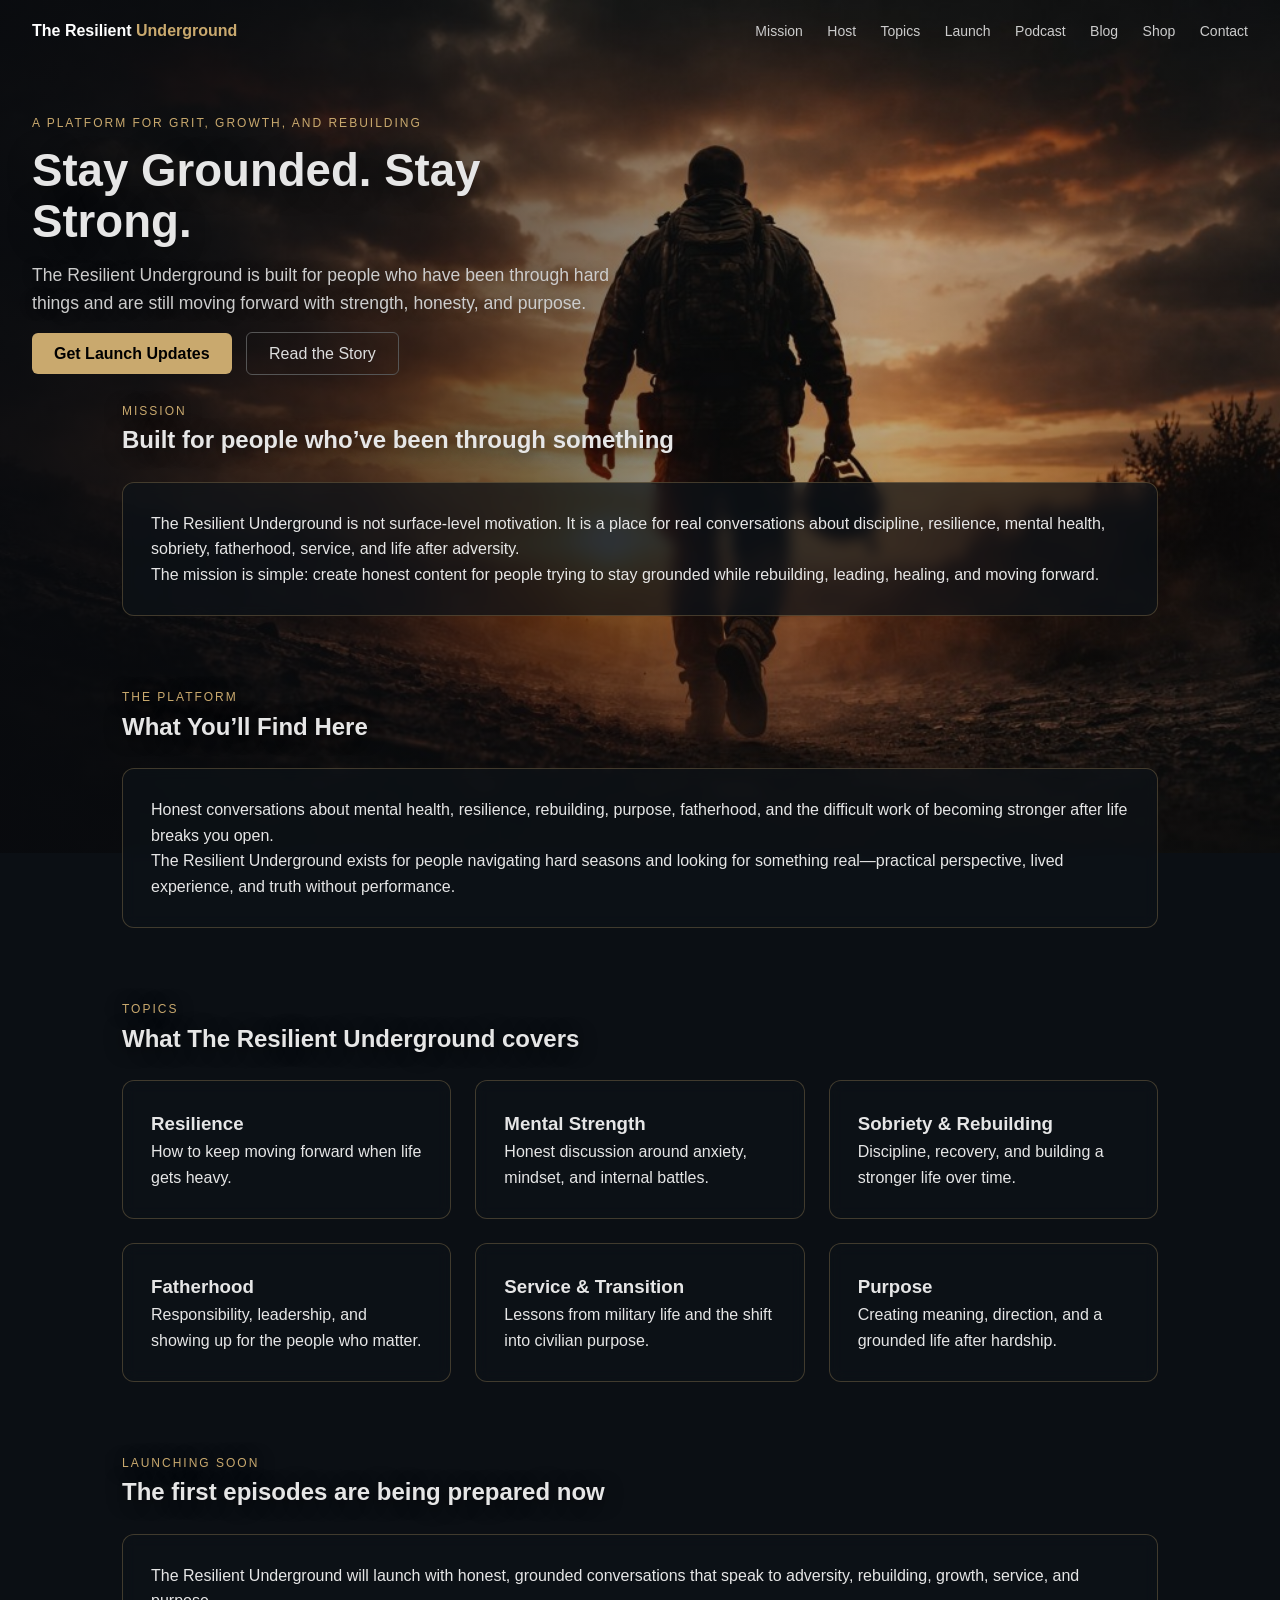
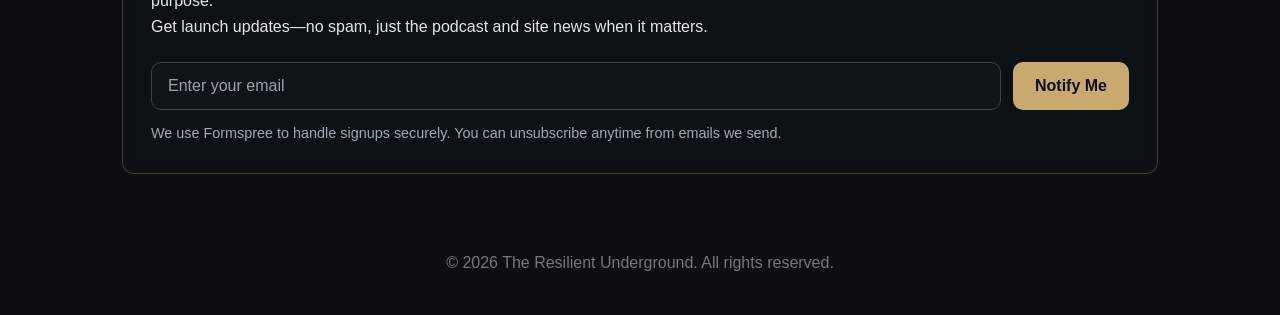
<file: index.html>
<!DOCTYPE html>
<html lang="en">
<head>
  <meta charset="UTF-8" />
  <meta name="viewport" content="width=device-width, initial-scale=1.0" />
  <link rel="icon" type="image/png" sizes="32x32" href="favicon-32.png" />
  <link rel="icon" type="image/png" sizes="16x16" href="favicon-16.png" />
  <link rel="icon" href="favicon.png" type="image/png" />
  <link rel="apple-touch-icon" href="favicon.png" />
  <title>The Resilient Underground</title>
  <meta
    name="description"
    content="The Resilient Underground is a podcast and platform focused on resilience, mental strength, sobriety, fatherhood, service, and rebuilding after adversity."
  />
  <link rel="stylesheet" href="styles.css?v=20260707" />
</head>
<body>

<header class="hero hero--home">
  <nav class="nav">
    <a class="brand" href="index.html" aria-label="The Resilient Underground home">
      <span class="logo-main">The Resilient</span>
      <span class="logo-accent">Underground</span>
    </a>

    <div class="nav-links">
      <a href="#mission">Mission</a>
      <a href="host.html">Host</a>
      <a href="#topics">Topics</a>
      <a href="#launch">Launch</a>
      <a href="podcast.html">Podcast</a>
      <a href="blog.html">Blog</a>
      <a href="shop.html">Shop</a>
      <a href="contact.html">Contact</a>
    </div>
  </nav>

  <div class="hero-inner">
    <p class="eyebrow">A platform for grit, growth, and rebuilding</p>
    <h1>Stay Grounded. Stay Strong.</h1>
    <p class="hero-copy">
      The Resilient Underground is built for people who have been through hard things
      and are still moving forward with strength, honesty, and purpose.
    </p>

    <div class="hero-actions">
      <a class="btn-primary" href="#launch">Get Launch Updates</a>
      <a class="btn-secondary" href="host.html">Read the Story</a>
    </div>
  </div>
</header>

<main class="overlay-main">

  <section id="mission" class="section">
    <div class="section-header">
      <p class="section-kicker">Mission</p>
      <h2>Built for people who’ve been through something</h2>
    </div>

    <div class="card">
      <p>
        The Resilient Underground is not surface-level motivation. It is a place for
        real conversations about discipline, resilience, mental health, sobriety,
        fatherhood, service, and life after adversity.
      </p>
      <p>
        The mission is simple: create honest content for people trying to stay
        grounded while rebuilding, leading, healing, and moving forward.
      </p>
    </div>
  </section>

  <section id="what-youll-find" class="section section-alt">
    <div class="section-header">
      <p class="section-kicker">The platform</p>
      <h2>What You’ll Find Here</h2>
    </div>

    <div class="card">
      <p>
        Honest conversations about mental health, resilience, rebuilding, purpose, fatherhood,
        and the difficult work of becoming stronger after life breaks you open.
      </p>
      <p>
        The Resilient Underground exists for people navigating hard seasons and looking for
        something real—practical perspective, lived experience, and truth without performance.
      </p>
    </div>
  </section>

  <section id="topics" class="section">
    <div class="section-header">
      <p class="section-kicker">Topics</p>
      <h2>What The Resilient Underground covers</h2>
    </div>

    <div class="grid">
      <div class="card topic-card">
        <h3>Resilience</h3>
        <p>How to keep moving forward when life gets heavy.</p>
      </div>

      <div class="card topic-card">
        <h3>Mental Strength</h3>
        <p>Honest discussion around anxiety, mindset, and internal battles.</p>
      </div>

      <div class="card topic-card">
        <h3>Sobriety & Rebuilding</h3>
        <p>Discipline, recovery, and building a stronger life over time.</p>
      </div>

      <div class="card topic-card">
        <h3>Fatherhood</h3>
        <p>Responsibility, leadership, and showing up for the people who matter.</p>
      </div>

      <div class="card topic-card">
        <h3>Service & Transition</h3>
        <p>Lessons from military life and the shift into civilian purpose.</p>
      </div>

      <div class="card topic-card">
        <h3>Purpose</h3>
        <p>Creating meaning, direction, and a grounded life after hardship.</p>
      </div>
    </div>
  </section>

  <section id="launch" class="section section-alt">
    <div class="section-header">
      <p class="section-kicker">Launching Soon</p>
      <h2>The first episodes are being prepared now</h2>
    </div>

    <div class="card launch-card">
      <p>
        The Resilient Underground will launch with honest, grounded conversations that
        speak to adversity, rebuilding, growth, service, and purpose.
      </p>

      <p>
        Get launch updates—no spam, just the podcast and site news when it matters.
      </p>

      <!-- Formspree form xpqojagy — dashboard: https://formspree.io/forms/xpqojagy/integration -->
      <form
        class="signup"
        action="https://formspree.io/f/xpqojagy"
        method="POST"
      >
        <input type="hidden" name="_subject" value="The Resilient Underground — launch list signup" />
        <input
          type="hidden"
          name="_next"
          value="https://theresilientunderground.com/index.html#thanks"
        />
        <input type="text" name="_gotcha" class="signup-honeypot" tabindex="-1" autocomplete="off" aria-hidden="true" />
        <label class="signup-label" for="launch-email">Email</label>
        <div class="signup-row">
          <input
            id="launch-email"
            type="email"
            name="email"
            placeholder="Enter your email"
            required
            autocomplete="email"
            inputmode="email"
          />
          <button type="submit">Notify Me</button>
        </div>
      </form>

      <p id="thanks" class="signup-thanks" tabindex="-1">
        Thanks — you’re on the list. We’ll email you when there’s news about the launch.
      </p>

      <p class="small-note">
        We use Formspree to handle signups securely. You can unsubscribe anytime from emails we send.
      </p>
    </div>
  </section>

</main>

<footer class="footer">
  <p>© 2026 The Resilient Underground. All rights reserved.</p>
</footer>

</body>
</html>
</file>
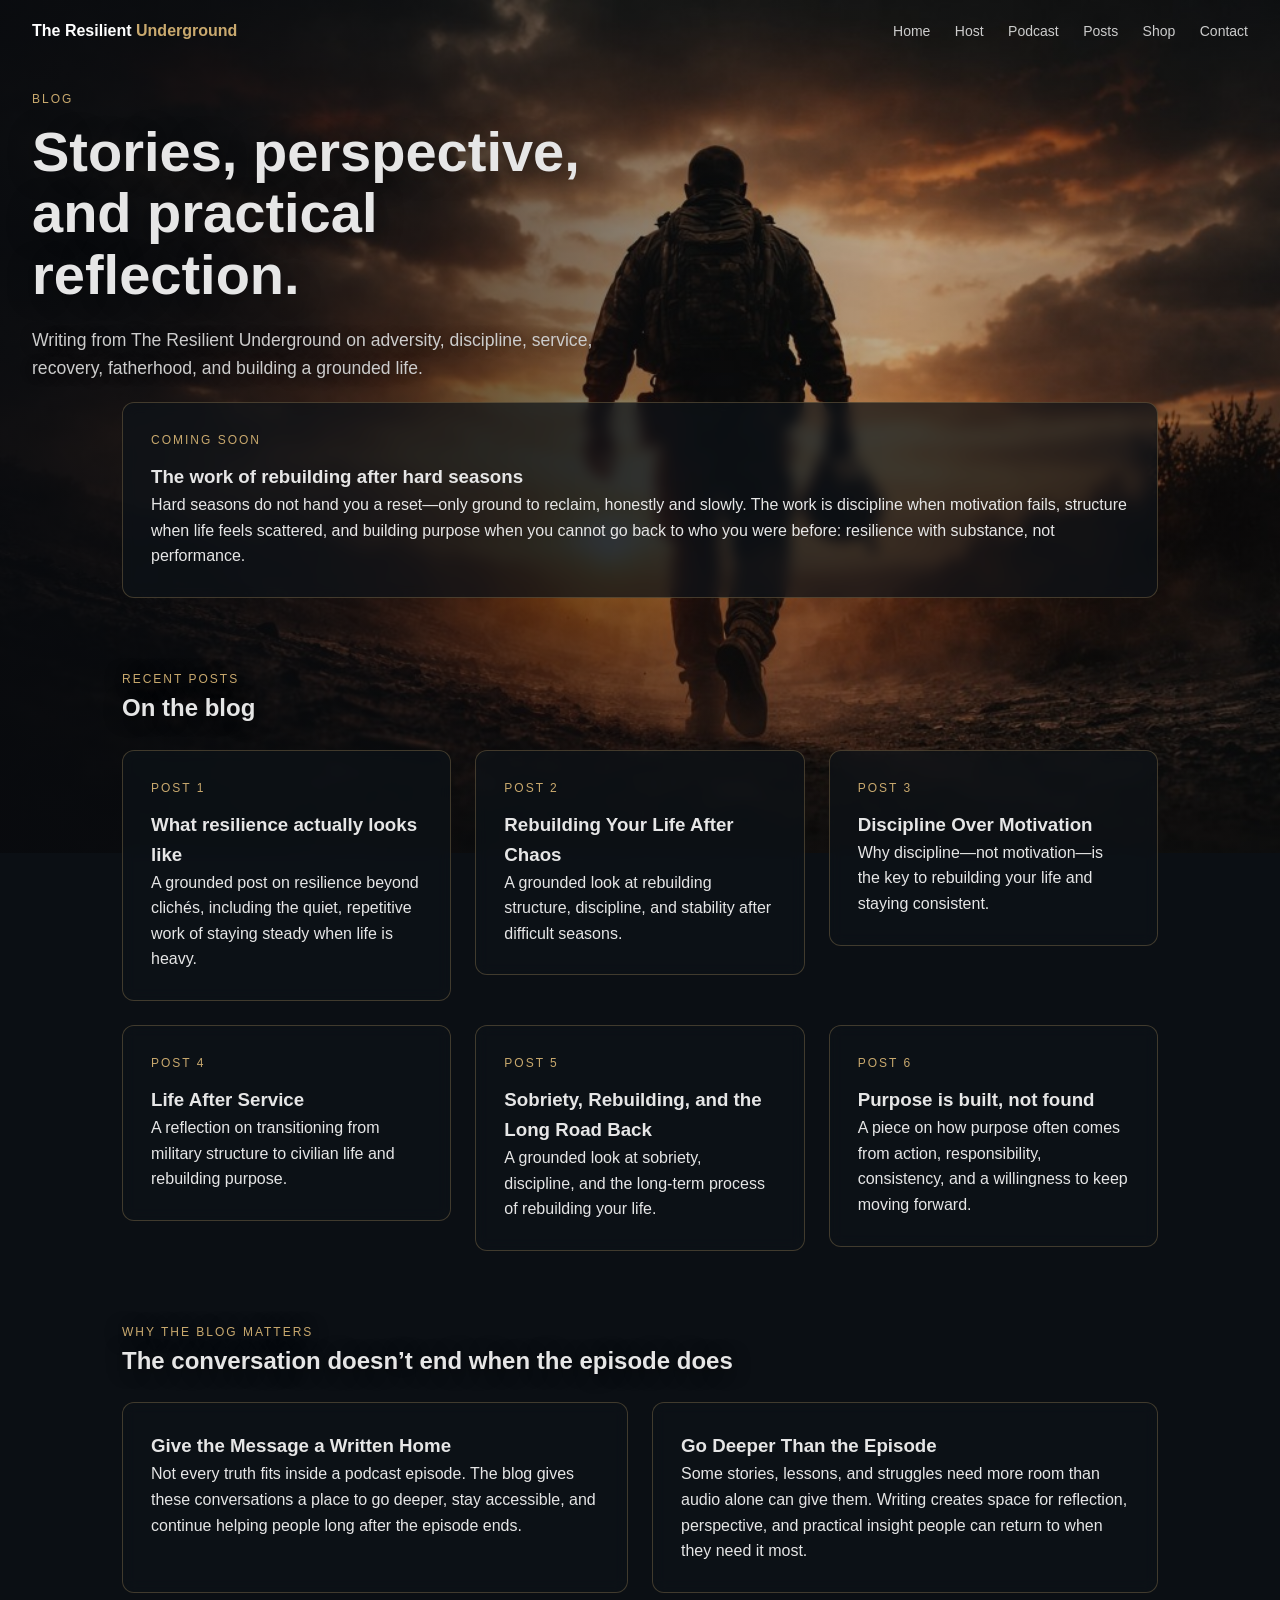
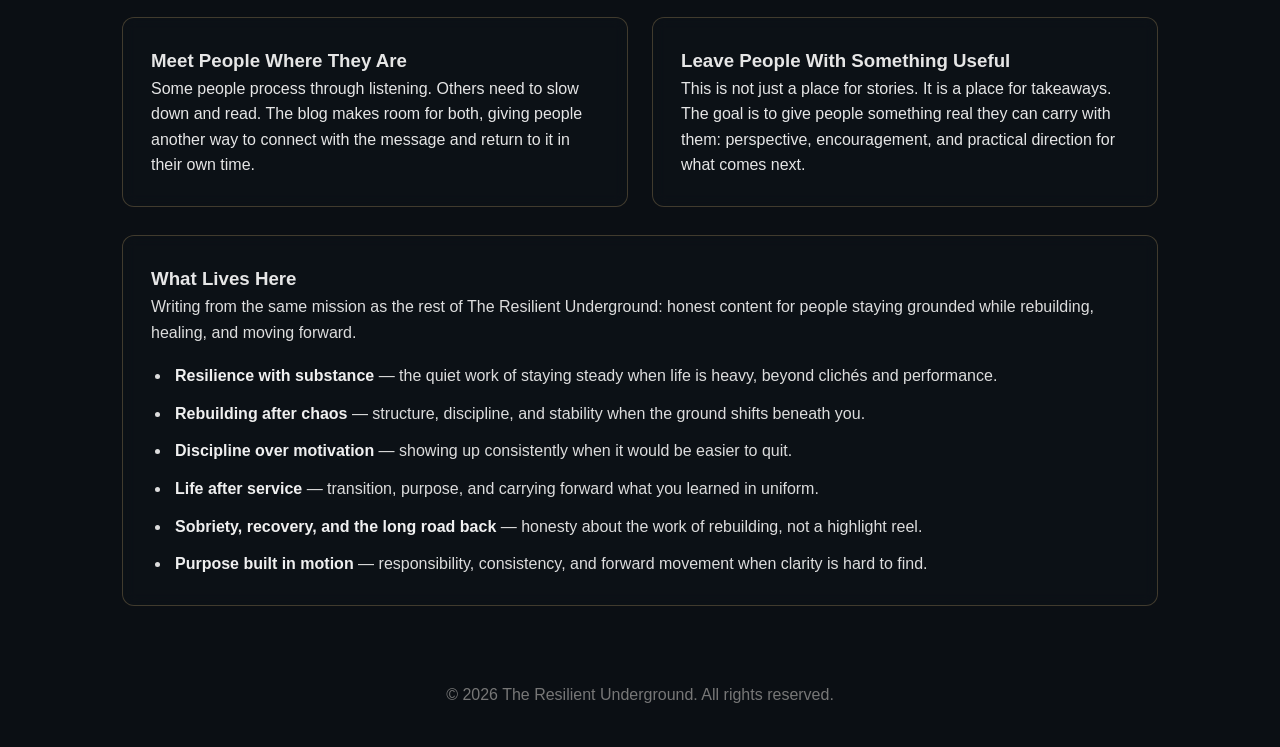
<file: blog.html>
<!DOCTYPE html>
<html lang="en">
<head>
<meta charset="UTF-8" />
<meta name="viewport" content="width=device-width, initial-scale=1.0"/>
<link rel="icon" type="image/png" sizes="32x32" href="favicon-32.png" />
<link rel="icon" type="image/png" sizes="16x16" href="favicon-16.png" />
<link rel="icon" href="favicon.png" type="image/png" />
<link rel="apple-touch-icon" href="favicon.png" />
<title>Blog | The Resilient Underground</title>
<meta name="description" content="Blog posts from The Resilient Underground on resilience, mental health, rebuilding, fatherhood, and purpose." />
<link rel="stylesheet" href="styles.css?v=20260707"/>
</head>
<body>

<header class="hero hero--blog">
<nav class="nav">
<a class="brand" href="index.html" aria-label="The Resilient Underground home">
<span class="logo-main">The Resilient</span>
<span class="logo-accent">Underground</span>
</a>

<div class="nav-links">
<a href="index.html">Home</a>
<a href="host.html">Host</a>
<a href="podcast.html">Podcast</a>
<a href="#posts">Posts</a>
<a href="shop.html">Shop</a>
<a href="contact.html">Contact</a>
</div>
</nav>

<div class="hero-inner">
<p class="eyebrow">Blog</p>
<h1>Stories, perspective, and practical reflection.</h1>
<p class="hero-copy">
Writing from The Resilient Underground on adversity, discipline, service, recovery,
fatherhood, and building a grounded life.
</p>
</div>
</header>

<main class="overlay-main">
<section id="featured-post" class="section" aria-label="Featured post">
<div class="card">
<p class="eyebrow">Coming Soon</p>
<h3>The work of rebuilding after hard seasons</h3>
<p>
Hard seasons do not hand you a reset—only ground to reclaim, honestly and
slowly. The work is discipline when motivation fails, structure when life
feels scattered, and building purpose when you cannot go back to who you were
before: resilience with substance, not performance.
</p>
</div>
</section>

<section id="posts" class="section section-alt">
<div class="section-header">
<p class="section-kicker">Recent Posts</p>
<h2>On the blog</h2>
</div>

<div class="grid">
<a href="post-1.html" class="post-link">
<div class="card topic-card">
<p class="eyebrow">Post 1</p>
<h3>What resilience actually looks like</h3>
<p>
A grounded post on resilience beyond clichés, including the quiet,
repetitive work of staying steady when life is heavy.
</p>
</div>
</a>

<a href="post-2.html" class="post-link">
<div class="card topic-card">
<p class="eyebrow">Post 2</p>
<h3>Rebuilding Your Life After Chaos</h3>
<p>
A grounded look at rebuilding structure, discipline, and stability after
difficult seasons.
</p>
</div>
</a>

<a href="post-3.html" class="post-link">
<div class="card topic-card">
<p class="eyebrow">Post 3</p>
<h3>Discipline Over Motivation</h3>
<p>
Why discipline—not motivation—is the key to rebuilding your life and staying consistent.
</p>
</div>
</a>

<a href="post-4.html" class="post-link">
<div class="card topic-card">
<p class="eyebrow">Post 4</p>
<h3>Life After Service</h3>
<p>
A reflection on transitioning from military structure to civilian life and rebuilding purpose.
</p>
</div>
</a>

      <a href="post-5.html" class="post-link">
  <div class="card topic-card">
    <p class="eyebrow">Post 5</p>
    <h3>Sobriety, Rebuilding, and the Long Road Back</h3>
    <p>
      A grounded look at sobriety, discipline, and the long-term process of rebuilding your life.
    </p>
  </div>
</a>

<a href="post-6.html" class="post-link">
<div class="card topic-card">
<p class="eyebrow">Post 6</p>
<h3>Purpose is built, not found</h3>
<p>
A piece on how purpose often comes from action, responsibility,
consistency, and a willingness to keep moving forward.
</p>
</div>
</a>
</div>
</section>

<section id="why-blog" class="section">
<div class="section-header">
<p class="section-kicker">Why the Blog Matters</p>
<h2>The conversation doesn’t end when the episode does</h2>
</div>

<div class="two-column">
<div class="card">
<h3>Give the Message a Written Home</h3>
<p>
Not every truth fits inside a podcast episode. The blog gives these conversations a place to go deeper, stay accessible, and continue helping people long after the episode ends.
</p>
</div>

<div class="card">
<h3>Go Deeper Than the Episode</h3>
<p>
Some stories, lessons, and struggles need more room than audio alone can give them. Writing creates space for reflection, perspective, and practical insight people can return to when they need it most.
</p>
</div>

<div class="card">
<h3>Meet People Where They Are</h3>
<p>
Some people process through listening. Others need to slow down and read. The blog makes room for both, giving people another way to connect with the message and return to it in their own time.
</p>
</div>

<div class="card">
<h3>Leave People With Something Useful</h3>
<p>
This is not just a place for stories. It is a place for takeaways. The goal is to give people something real they can carry with them: perspective, encouragement, and practical direction for what comes next.
</p>
</div>
</div>

<div class="card what-lives-here">
<h3>What Lives Here</h3>
<p class="what-lives-intro">
Writing from the same mission as the rest of The Resilient Underground: honest content for people staying grounded while rebuilding, healing, and moving forward.
</p>
<ul class="what-lives-list">
<li><strong>Resilience with substance</strong> — the quiet work of staying steady when life is heavy, beyond clichés and performance.</li>
<li><strong>Rebuilding after chaos</strong> — structure, discipline, and stability when the ground shifts beneath you.</li>
<li><strong>Discipline over motivation</strong> — showing up consistently when it would be easier to quit.</li>
<li><strong>Life after service</strong> — transition, purpose, and carrying forward what you learned in uniform.</li>
<li><strong>Sobriety, recovery, and the long road back</strong> — honesty about the work of rebuilding, not a highlight reel.</li>
<li><strong>Purpose built in motion</strong> — responsibility, consistency, and forward movement when clarity is hard to find.</li>
</ul>
</div>
</section>
</main>

<footer class="footer">
<p>© 2026 The Resilient Underground. All rights reserved.</p>
</footer>

</body>
</html>
</file>
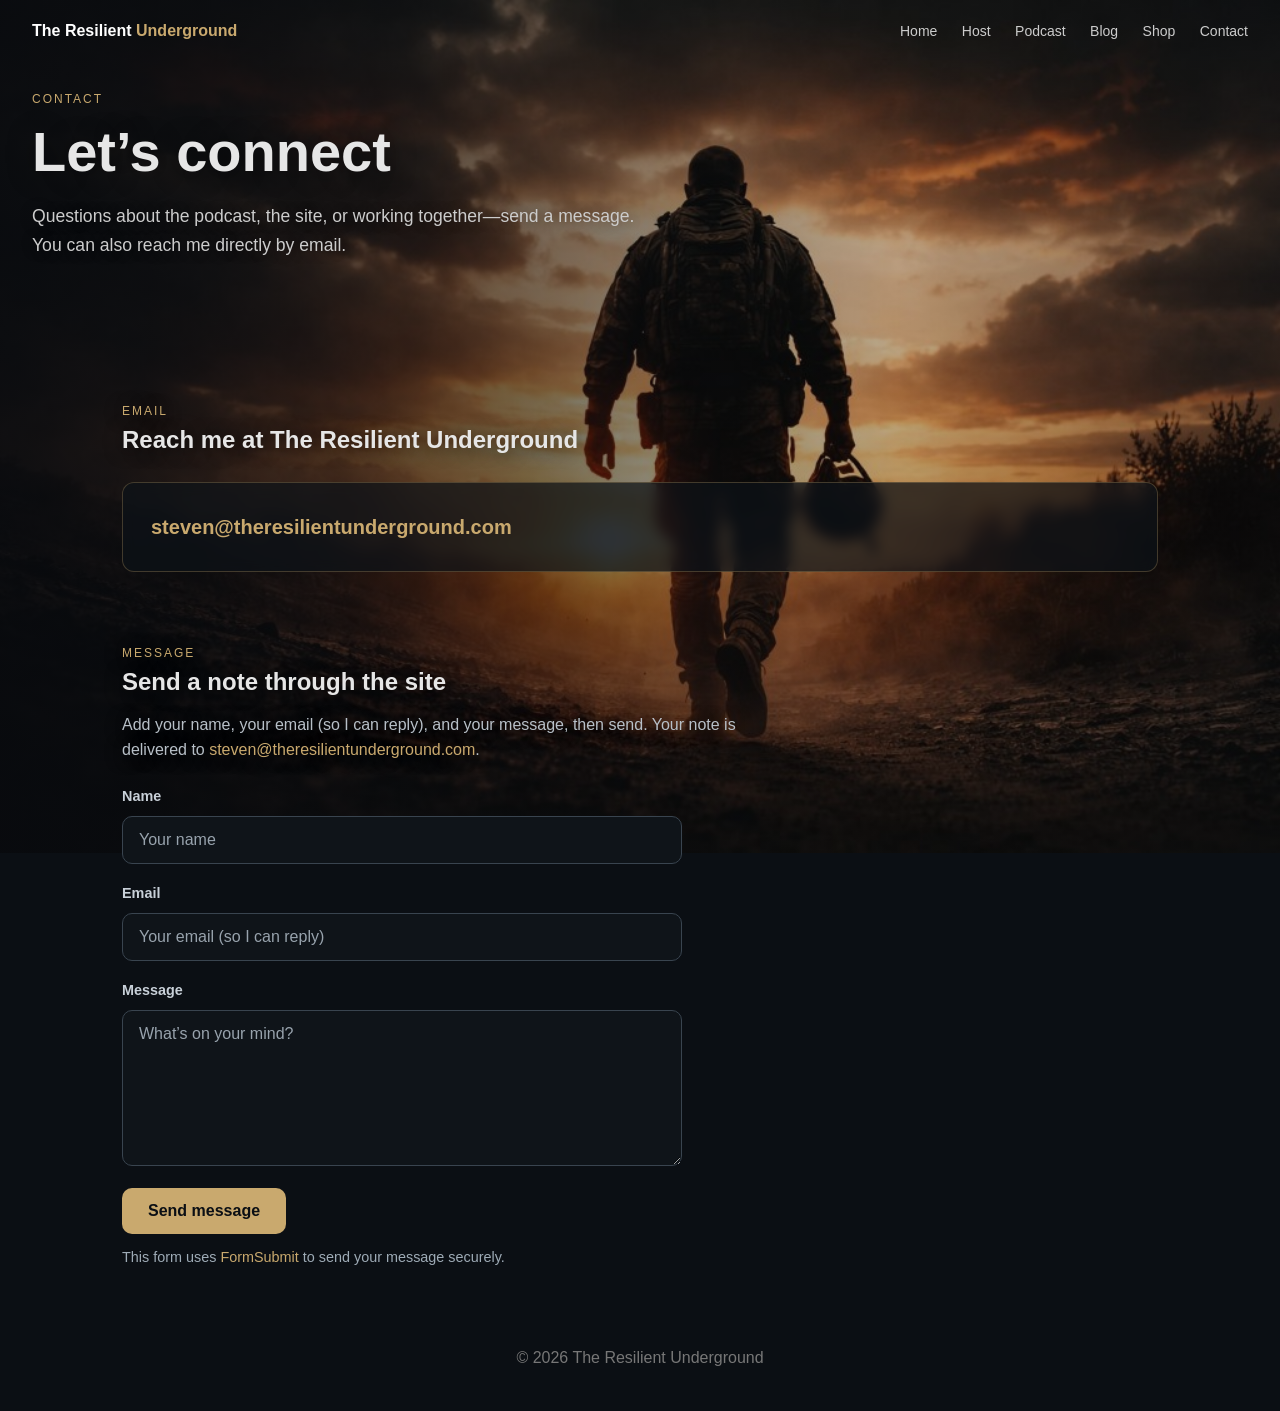
<file: contact.html>
<!DOCTYPE html>
<html lang="en">
<head>
  <meta charset="UTF-8" />
  <meta name="viewport" content="width=device-width, initial-scale=1.0"/>
  <link rel="icon" type="image/png" sizes="32x32" href="favicon-32.png" />
  <link rel="icon" type="image/png" sizes="16x16" href="favicon-16.png" />
  <link rel="icon" href="favicon.png" type="image/png" />
  <link rel="apple-touch-icon" href="favicon.png" />
  <title>Contact | The Resilient Underground</title>
  <meta name="description" content="Get in touch with The Resilient Underground — questions, collaboration, or feedback." />
  <link rel="stylesheet" href="styles.css?v=20260707"/>
</head>
<body>

<header class="hero hero--contact">
  <nav class="nav">
    <a class="brand" href="index.html" aria-label="The Resilient Underground home">
      <span class="logo-main">The Resilient</span>
      <span class="logo-accent">Underground</span>
    </a>

    <div class="nav-links">
      <a href="index.html">Home</a>
      <a href="host.html">Host</a>
      <a href="podcast.html">Podcast</a>
      <a href="blog.html">Blog</a>
      <a href="shop.html">Shop</a>
      <a href="contact.html" aria-current="page">Contact</a>
    </div>
  </nav>

  <div class="hero-inner">
    <p class="eyebrow">Contact</p>
    <h1>Let’s connect</h1>
    <p class="hero-copy">
      Questions about the podcast, the site, or working together—send a message.<br />
      You can also reach me directly by email.
    </p>
  </div>
</header>

<main class="overlay-main">

<section class="section" aria-label="Contact options">
  <div class="section-header">
    <p class="section-kicker">Email</p>
    <h2>Reach me at The Resilient Underground</h2>
  </div>

  <div class="card contact-intro-card">
    <p>
      <a class="contact-email-link" href="mailto:steven@theresilientunderground.com">steven@theresilientunderground.com</a>
    </p>
  </div>
</section>

<section class="section section-alt" aria-label="Send a message">
  <div class="section-header">
    <p class="section-kicker">Message</p>
    <h2>Send a note through the site</h2>
    <p class="contact-form-lead">
      Add your name, your email (so I can reply), and your message, then send. Your note is delivered to
      <a href="mailto:steven@theresilientunderground.com">steven@theresilientunderground.com</a>.
    </p>
  </div>

  <form
    class="contact-form"
    action="https://formsubmit.co/steven@theresilientunderground.com"
    method="POST"
  >
    <input type="hidden" name="_subject" value="The Resilient Underground — site contact" />
    <input
      type="hidden"
      name="_next"
      value="https://theresilientunderground.com/contact.html#thanks"
    />
    <input type="text" name="_honey" class="contact-honeypot" tabindex="-1" autocomplete="off" aria-hidden="true" />

    <div class="contact-field">
      <label class="contact-label" for="contact-name">Name</label>
      <input
        id="contact-name"
        name="name"
        type="text"
        required
        autocomplete="name"
        placeholder="Your name"
      />
    </div>

    <div class="contact-field">
      <label class="contact-label" for="contact-email">Email</label>
      <input
        id="contact-email"
        name="email"
        type="email"
        required
        autocomplete="email"
        inputmode="email"
        placeholder="Your email (so I can reply)"
      />
    </div>

    <div class="contact-field">
      <label class="contact-label" for="contact-message">Message</label>
      <textarea
        id="contact-message"
        name="message"
        required
        rows="7"
        placeholder="What’s on your mind?"
      ></textarea>
    </div>

    <button type="submit" class="contact-submit">Send message</button>
  </form>

  <p id="thanks" class="contact-thanks" tabindex="-1">
    Thanks — your message was sent. I’ll get back to you when I can.
  </p>

  <p class="small-note">
    This form uses <a href="https://formsubmit.co" rel="noopener noreferrer" class="contact-inline-link">FormSubmit</a>
    to send your message securely.
  </p>
</section>

</main>

<footer class="footer">
  <p>© 2026 The Resilient Underground</p>
</footer>

</body>
</html>
</file>
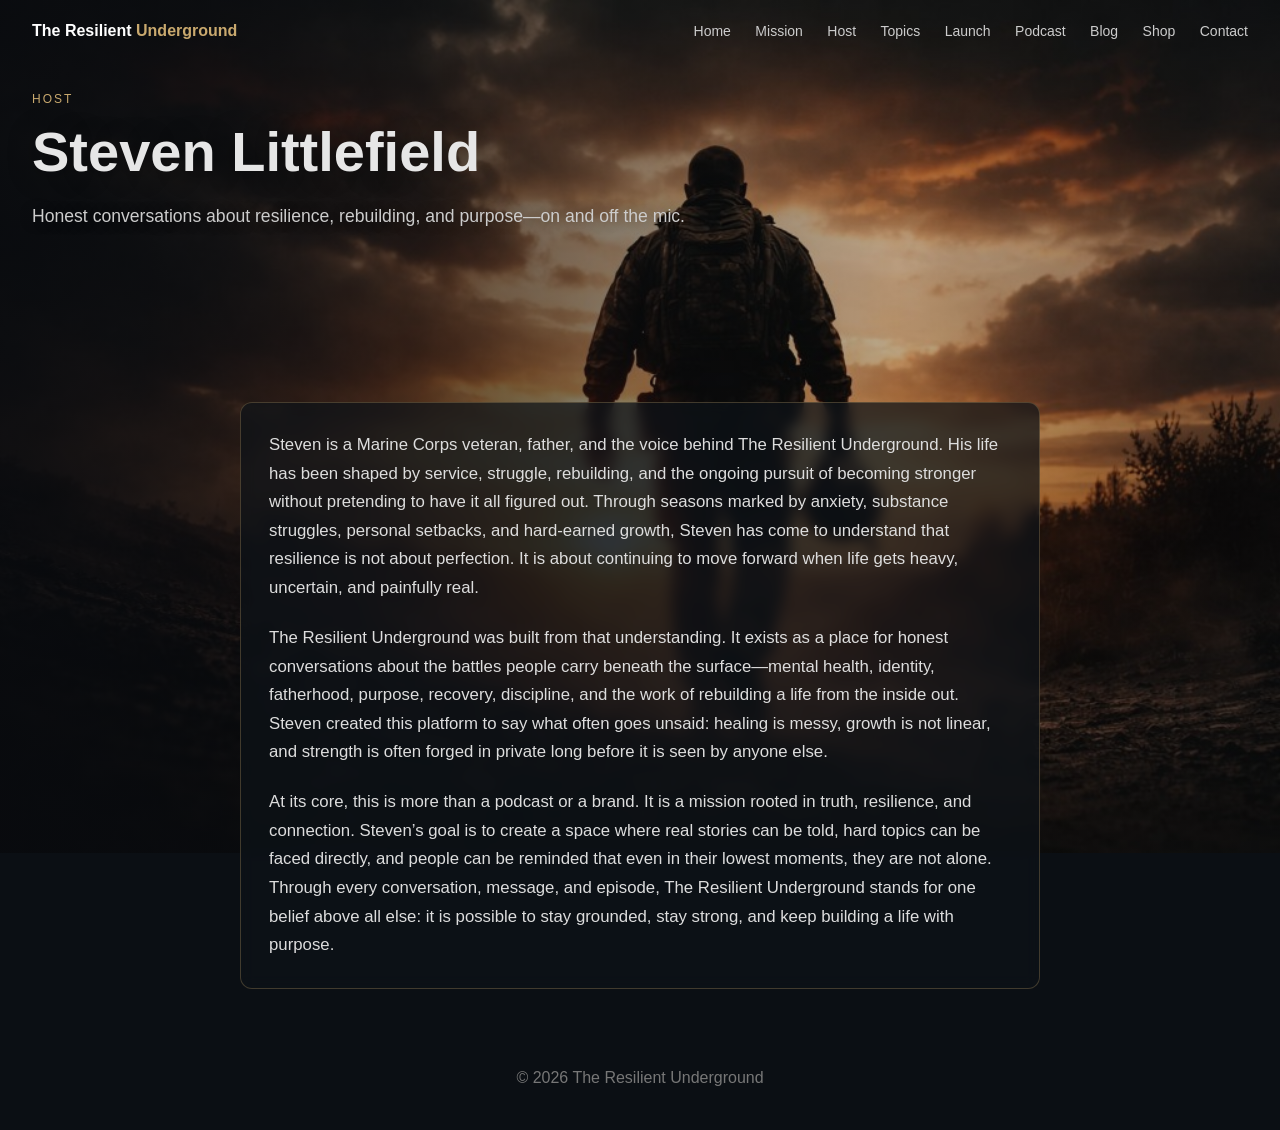
<file: host.html>
<!DOCTYPE html>
<html lang="en">
<head>
  <meta charset="UTF-8" />
  <meta name="viewport" content="width=device-width, initial-scale=1.0"/>
  <link rel="icon" type="image/png" sizes="32x32" href="favicon-32.png" />
  <link rel="icon" type="image/png" sizes="16x16" href="favicon-16.png" />
  <link rel="icon" href="favicon.png" type="image/png" />
  <link rel="apple-touch-icon" href="favicon.png" />
  <title>Host | The Resilient Underground</title>
  <meta name="description" content="Steven Littlefield — Marine Corps veteran, father, and voice behind The Resilient Underground. Resilience, recovery, fatherhood, and purpose." />
  <link rel="stylesheet" href="styles.css?v=20260707"/>
</head>
<body>

<header class="hero">
  <nav class="nav">
    <a class="brand" href="index.html" aria-label="The Resilient Underground home">
      <span class="logo-main">The Resilient</span>
      <span class="logo-accent">Underground</span>
    </a>

    <div class="nav-links">
      <a href="index.html">Home</a>
      <a href="index.html#mission">Mission</a>
      <a href="host.html" aria-current="page">Host</a>
      <a href="index.html#topics">Topics</a>
      <a href="index.html#launch">Launch</a>
      <a href="podcast.html">Podcast</a>
      <a href="blog.html">Blog</a>
      <a href="shop.html">Shop</a>
      <a href="contact.html">Contact</a>
    </div>
  </nav>

  <div class="hero-inner">
    <p class="eyebrow">Host</p>
    <h1>Steven Littlefield</h1>
    <p class="hero-copy">
      Honest conversations about resilience, rebuilding, and purpose—on and off the mic.
    </p>
  </div>
</header>

<main class="overlay-main">

<section class="section" aria-label="About the host">
  <div class="blog-container host-bio">
    <p>
      Steven is a Marine Corps veteran, father, and the voice behind The Resilient Underground. His life has been shaped by service, struggle, rebuilding, and the ongoing pursuit of becoming stronger without pretending to have it all figured out. Through seasons marked by anxiety, substance struggles, personal setbacks, and hard-earned growth, Steven has come to understand that resilience is not about perfection. It is about continuing to move forward when life gets heavy, uncertain, and painfully real.
    </p>
    <p>
      The Resilient Underground was built from that understanding. It exists as a place for honest conversations about the battles people carry beneath the surface—mental health, identity, fatherhood, purpose, recovery, discipline, and the work of rebuilding a life from the inside out. Steven created this platform to say what often goes unsaid: healing is messy, growth is not linear, and strength is often forged in private long before it is seen by anyone else.
    </p>
    <p>
      At its core, this is more than a podcast or a brand. It is a mission rooted in truth, resilience, and connection. Steven’s goal is to create a space where real stories can be told, hard topics can be faced directly, and people can be reminded that even in their lowest moments, they are not alone. Through every conversation, message, and episode, The Resilient Underground stands for one belief above all else: it is possible to stay grounded, stay strong, and keep building a life with purpose.
    </p>
  </div>
</section>

</main>

<footer class="footer">
  <p>© 2026 The Resilient Underground</p>
</footer>

</body>
</html>
</file>
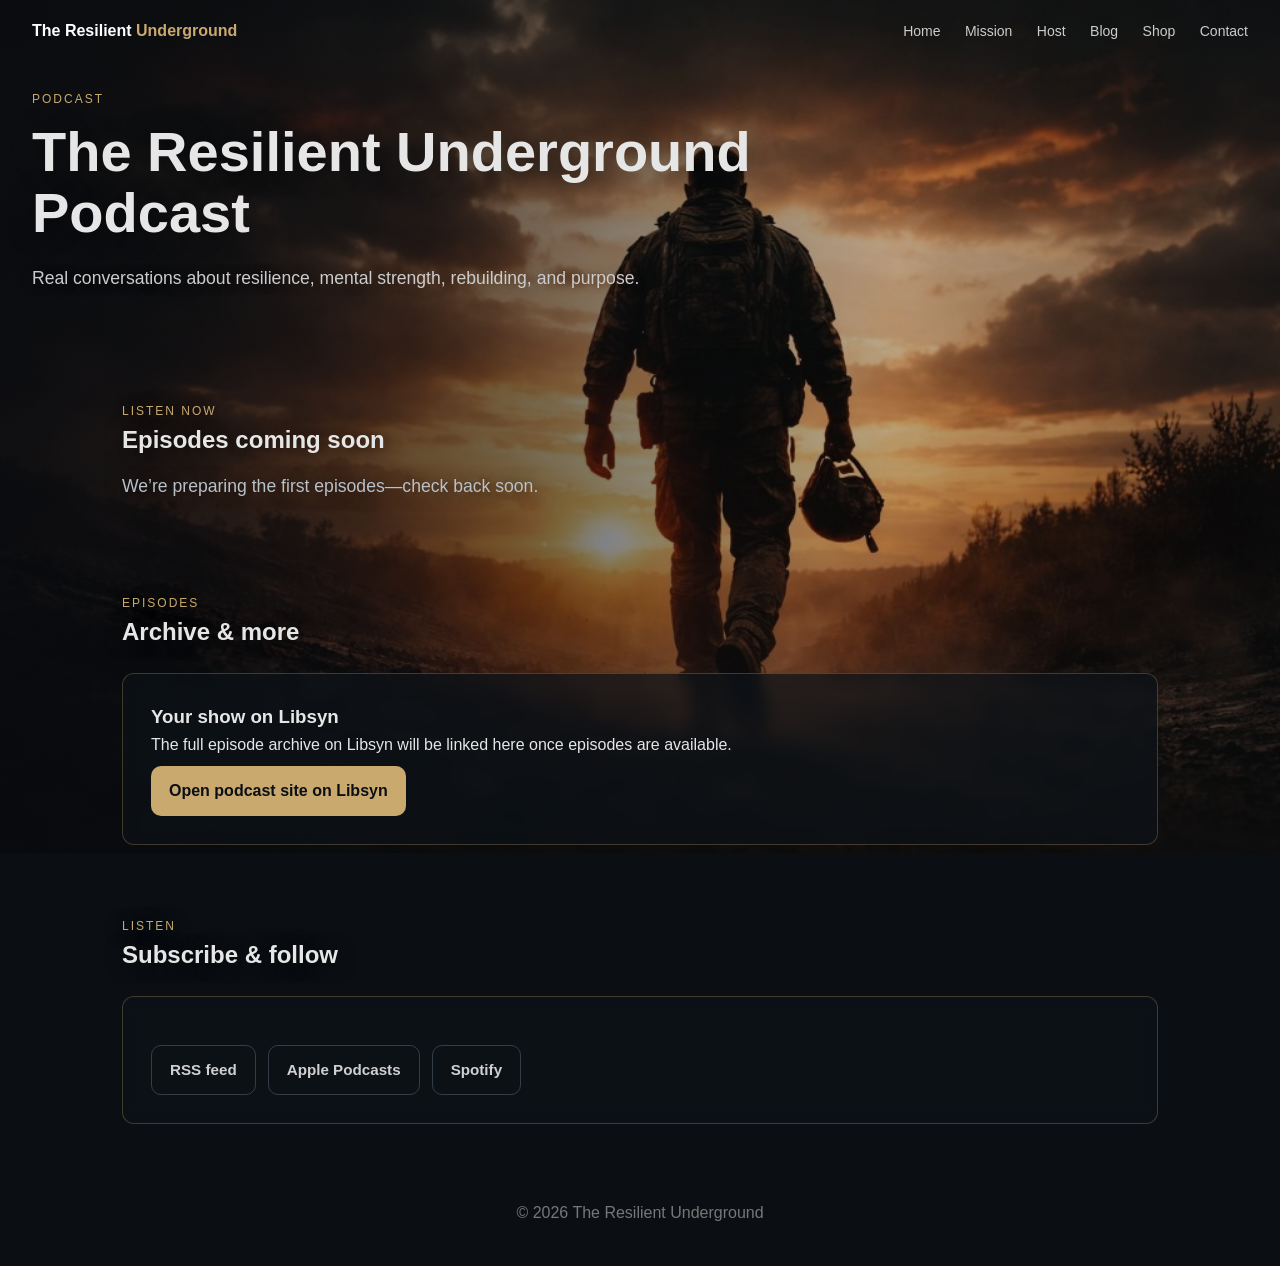
<file: podcast.html>
<!DOCTYPE html>
<html lang="en">
<head>
  <meta charset="UTF-8" />
  <meta name="viewport" content="width=device-width, initial-scale=1.0"/>
  <link rel="icon" type="image/png" sizes="32x32" href="favicon-32.png" />
  <link rel="icon" type="image/png" sizes="16x16" href="favicon-16.png" />
  <link rel="icon" href="favicon.png" type="image/png" />
  <link rel="apple-touch-icon" href="favicon.png" />
  <title>Podcast | The Resilient Underground</title>
  <meta name="description" content="Listen to The Resilient Underground—conversations about resilience, mental strength, rebuilding, and purpose." />
  <link rel="stylesheet" href="styles.css?v=20260707"/>
</head>
<body>

<header class="hero">
  <nav class="nav">
    <a class="brand" href="index.html" aria-label="The Resilient Underground home">
      <span class="logo-main">The Resilient</span>
      <span class="logo-accent">Underground</span>
    </a>

    <div class="nav-links">
      <a href="index.html">Home</a>
      <a href="index.html#mission">Mission</a>
      <a href="host.html">Host</a>
      <a href="blog.html">Blog</a>
      <a href="shop.html">Shop</a>
      <a href="contact.html">Contact</a>
    </div>
  </nav>

  <div class="hero-inner">
    <p class="eyebrow">Podcast</p>
    <h1>The Resilient Underground Podcast</h1>
    <p class="hero-copy">
      Real conversations about resilience, mental strength, rebuilding, and purpose.
    </p>
  </div>
</header>

<main class="overlay-main">

<!--
  Libsyn — after your first episode is published:
  1. Player: Content → episode → Link/Embed → Embed Code. Paste the <iframe> below the "coming soon" card
     (or replace that card) using Libsyn’s full embed snippet.
  2. Show URL: set YOURSHOW in the Libsyn link to your show subdomain.
  3. RSS: from Libsyn feed settings (often available once the show exists, even before Apple/Spotify).
  4. Apple / Spotify: add links when the show is approved on each platform.
-->

<section class="section">
  <div class="section-header">
    <p class="section-kicker">Listen now</p>
    <h2>Episodes coming soon</h2>
    <p class="podcast-soon-line">We’re preparing the first episodes—check back soon.</p>
  </div>

  <!-- First episode live? Paste Libsyn’s iframe here (below this comment), e.g.:
  <div class="podcast-embed">
    <iframe class="podcast-embed__frame" title="The Resilient Underground — Libsyn player" src="PASTE_SRC_FROM_LIBSYN" loading="lazy" allowfullscreen></iframe>
  </div>
  -->
</section>

<section class="section section-alt">
  <div class="section-header">
    <p class="section-kicker">Episodes</p>
    <h2>Archive &amp; more</h2>
  </div>

  <div class="card">
    <h3>Your show on Libsyn</h3>
    <p>
      The full episode archive on Libsyn will be linked here once episodes are available.
    </p>
    <p>
      <span class="listen-link-cta listen-link-cta--disabled" aria-disabled="true">Open podcast site on Libsyn</span>
    </p>
  </div>
</section>

<section class="section">
  <div class="section-header">
    <p class="section-kicker">Listen</p>
    <h2>Subscribe &amp; follow</h2>
  </div>

  <div class="card listen-card">
    <!-- When RSS / Apple / Spotify URLs are live, change spans to <a class="listen-link" href="..."> -->
    <ul class="listen-list">
      <li>
        <span class="listen-link listen-link--disabled" aria-disabled="true">RSS feed</span>
      </li>
      <li>
        <span class="listen-link listen-link--disabled" aria-disabled="true">Apple Podcasts</span>
      </li>
      <li>
        <span class="listen-link listen-link--disabled" aria-disabled="true">Spotify</span>
      </li>
    </ul>
  </div>
</section>

</main>

<footer class="footer">
  <p>© 2026 The Resilient Underground</p>
</footer>

</body>
</html>
</file>
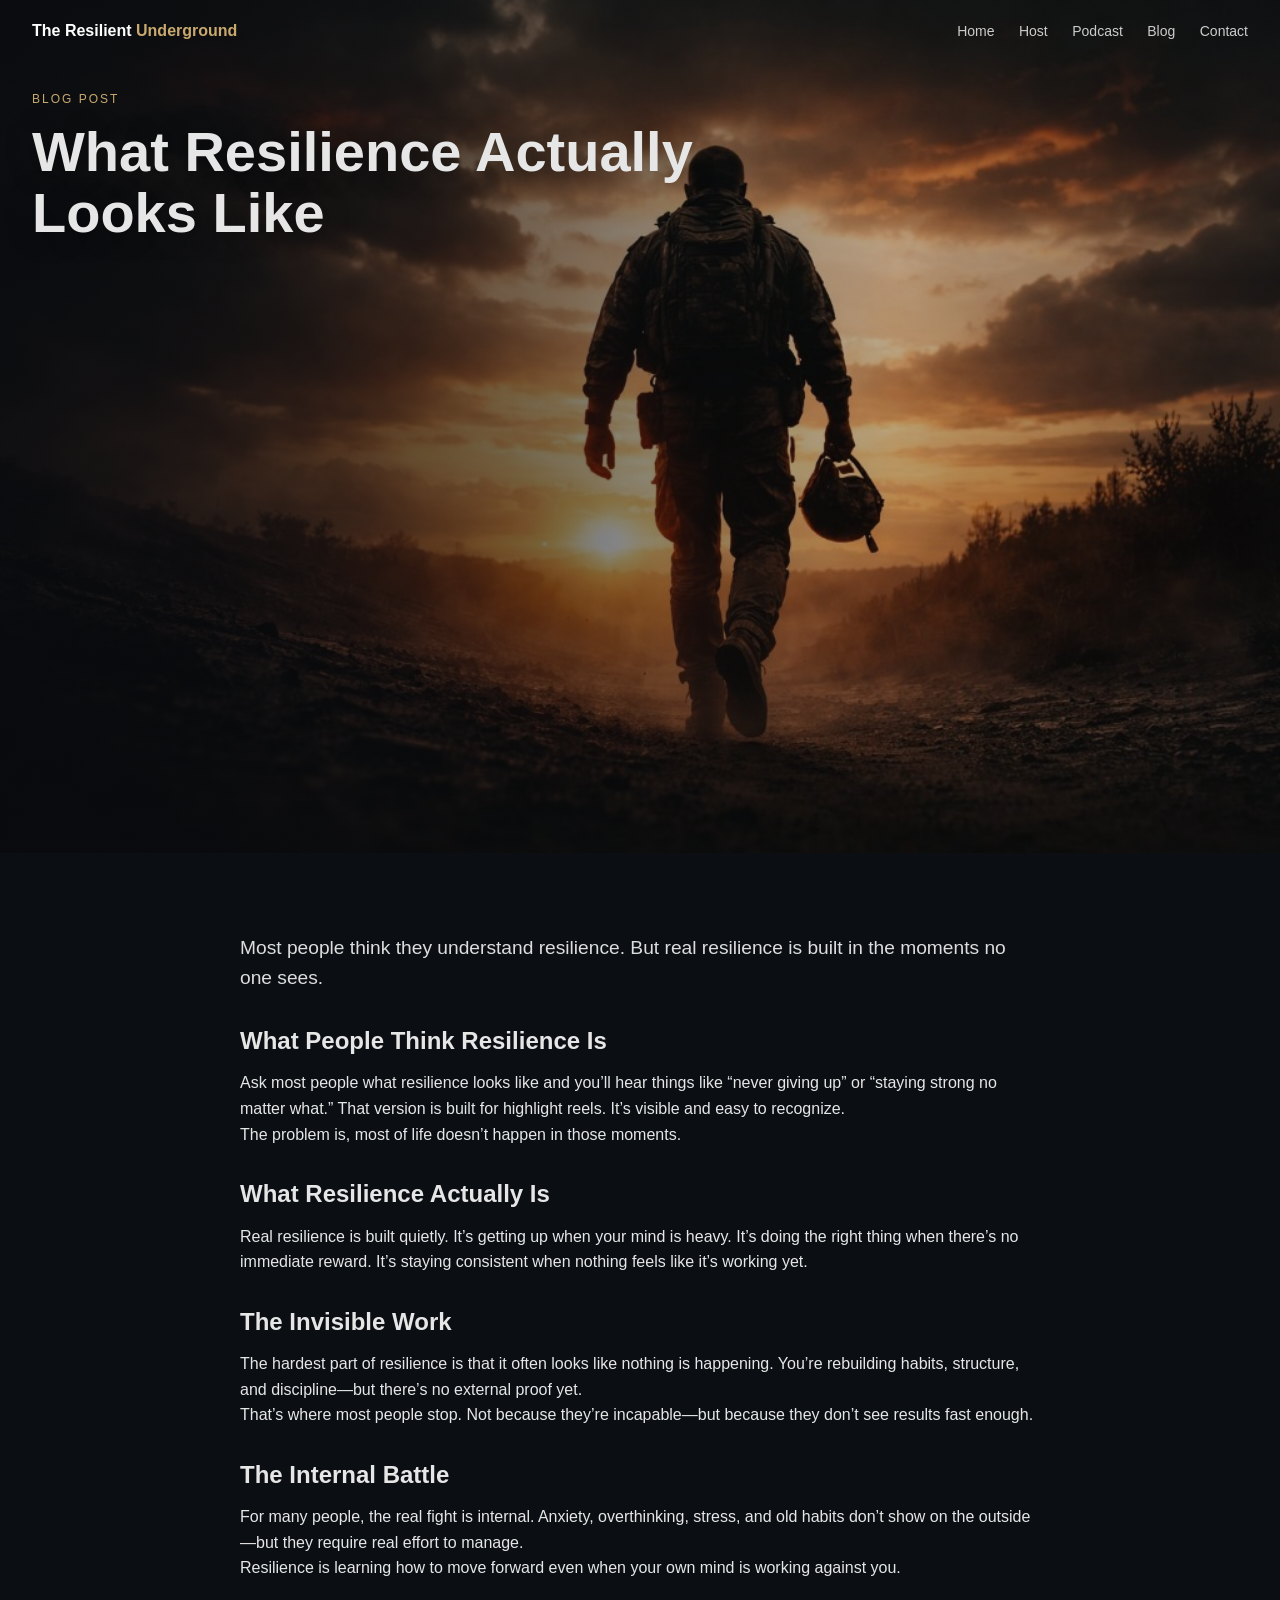
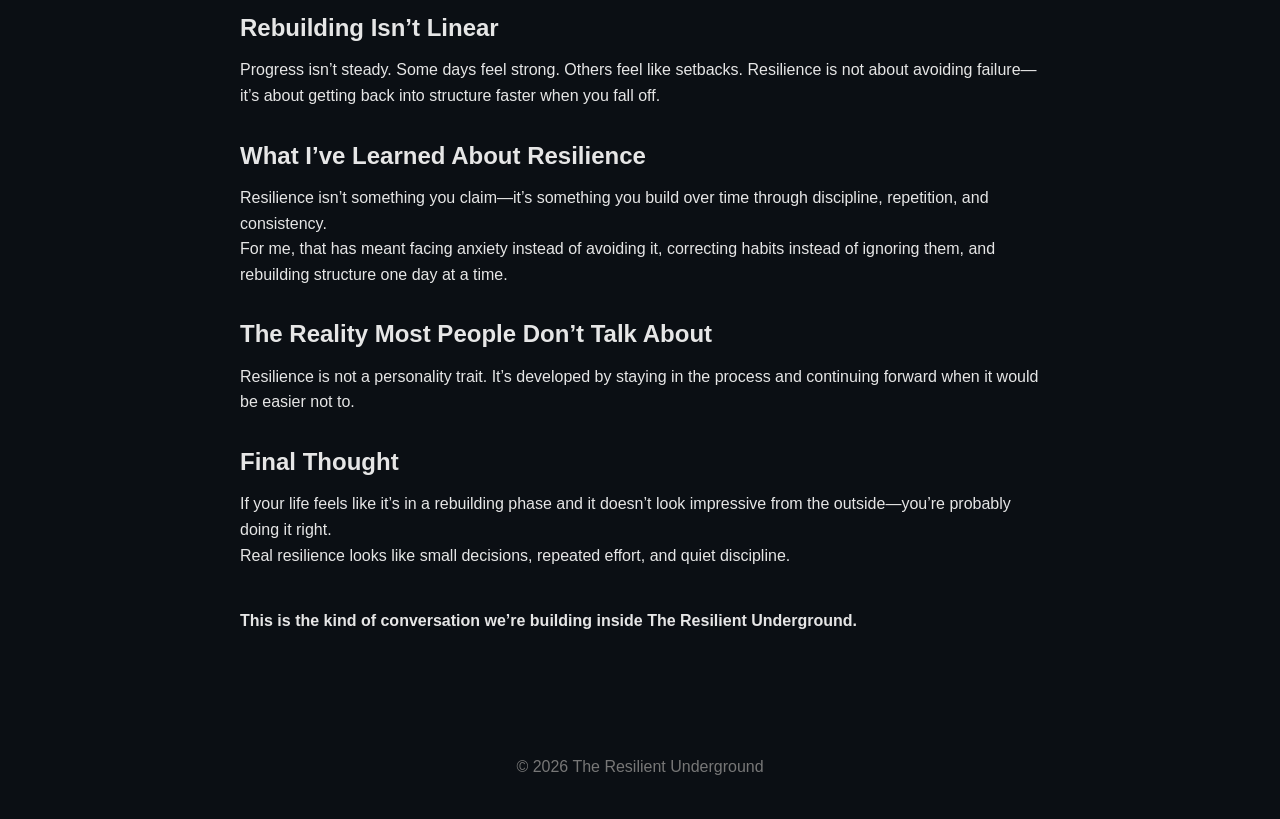
<file: post-1.html>
<!DOCTYPE html>
<html lang="en">
<head>
  <meta charset="UTF-8" />
  <meta name="viewport" content="width=device-width, initial-scale=1.0"/>
  <link rel="icon" href="favicon.png" type="image/png" />
  <link rel="apple-touch-icon" href="favicon.png" />
  <title>What Resilience Actually Looks Like | The Resilient Underground</title>
  <meta name="description" content="What resilience really looks like when no one sees it. A grounded perspective on discipline, rebuilding, and mental strength." />
  <link rel="stylesheet" href="styles.css?v=20260422-2"/>
</head>
<body>

<header class="hero">
  <nav class="nav">
    <a class="brand" href="index.html" aria-label="The Resilient Underground home">
      <span class="logo-main">The Resilient</span>
      <span class="logo-accent">Underground</span>
    </a>

    <div class="nav-links">
      <a href="index.html">Home</a>
      <a href="host.html">Host</a>
      <a href="podcast.html">Podcast</a>
      <a href="blog.html">Blog</a>
      <a href="contact.html">Contact</a>
    </div>
  </nav>

  <div class="hero-inner">
    <p class="eyebrow">Blog Post</p>
    <h1>What Resilience Actually Looks Like</h1>
  </div>
</header>

<main>

<section class="section">
  <div class="blog-container">

    <p class="blog-intro">
      Most people think they understand resilience. But real resilience is built
      in the moments no one sees.
    </p>

    <h2>What People Think Resilience Is</h2>
    <p>
      Ask most people what resilience looks like and you’ll hear things like
      “never giving up” or “staying strong no matter what.” That version is built
      for highlight reels. It’s visible and easy to recognize.
    </p>
    <p>
      The problem is, most of life doesn’t happen in those moments.
    </p>

    <h2>What Resilience Actually Is</h2>
    <p>
      Real resilience is built quietly. It’s getting up when your mind is heavy.
      It’s doing the right thing when there’s no immediate reward. It’s staying
      consistent when nothing feels like it’s working yet.
    </p>

    <h2>The Invisible Work</h2>
    <p>
      The hardest part of resilience is that it often looks like nothing is
      happening. You’re rebuilding habits, structure, and discipline—but there’s
      no external proof yet.
    </p>
    <p>
      That’s where most people stop. Not because they’re incapable—but because
      they don’t see results fast enough.
    </p>

    <h2>The Internal Battle</h2>
    <p>
      For many people, the real fight is internal. Anxiety, overthinking, stress,
      and old habits don’t show on the outside—but they require real effort to
      manage.
    </p>
    <p>
      Resilience is learning how to move forward even when your own mind is
      working against you.
    </p>

    <h2>Rebuilding Isn’t Linear</h2>
    <p>
      Progress isn’t steady. Some days feel strong. Others feel like setbacks.
      Resilience is not about avoiding failure—it’s about getting back into
      structure faster when you fall off.
    </p>

    <h2>What I’ve Learned About Resilience</h2>
    <p>
      Resilience isn’t something you claim—it’s something you build over time
      through discipline, repetition, and consistency.
    </p>
    <p>
      For me, that has meant facing anxiety instead of avoiding it, correcting
      habits instead of ignoring them, and rebuilding structure one day at a
      time.
    </p>

    <h2>The Reality Most People Don’t Talk About</h2>
    <p>
      Resilience is not a personality trait. It’s developed by staying in the
      process and continuing forward when it would be easier not to.
    </p>

    <h2>Final Thought</h2>
    <p>
      If your life feels like it’s in a rebuilding phase and it doesn’t look
      impressive from the outside—you’re probably doing it right.
    </p>
    <p>
      Real resilience looks like small decisions, repeated effort, and quiet
      discipline.
    </p>

    <p class="blog-close">
      This is the kind of conversation we’re building inside The Resilient
      Underground.
    </p>

  </div>
</section>

</main>

<footer class="footer">
  <p>© 2026 The Resilient Underground</p>
</footer>

</body>
</html>
</file>
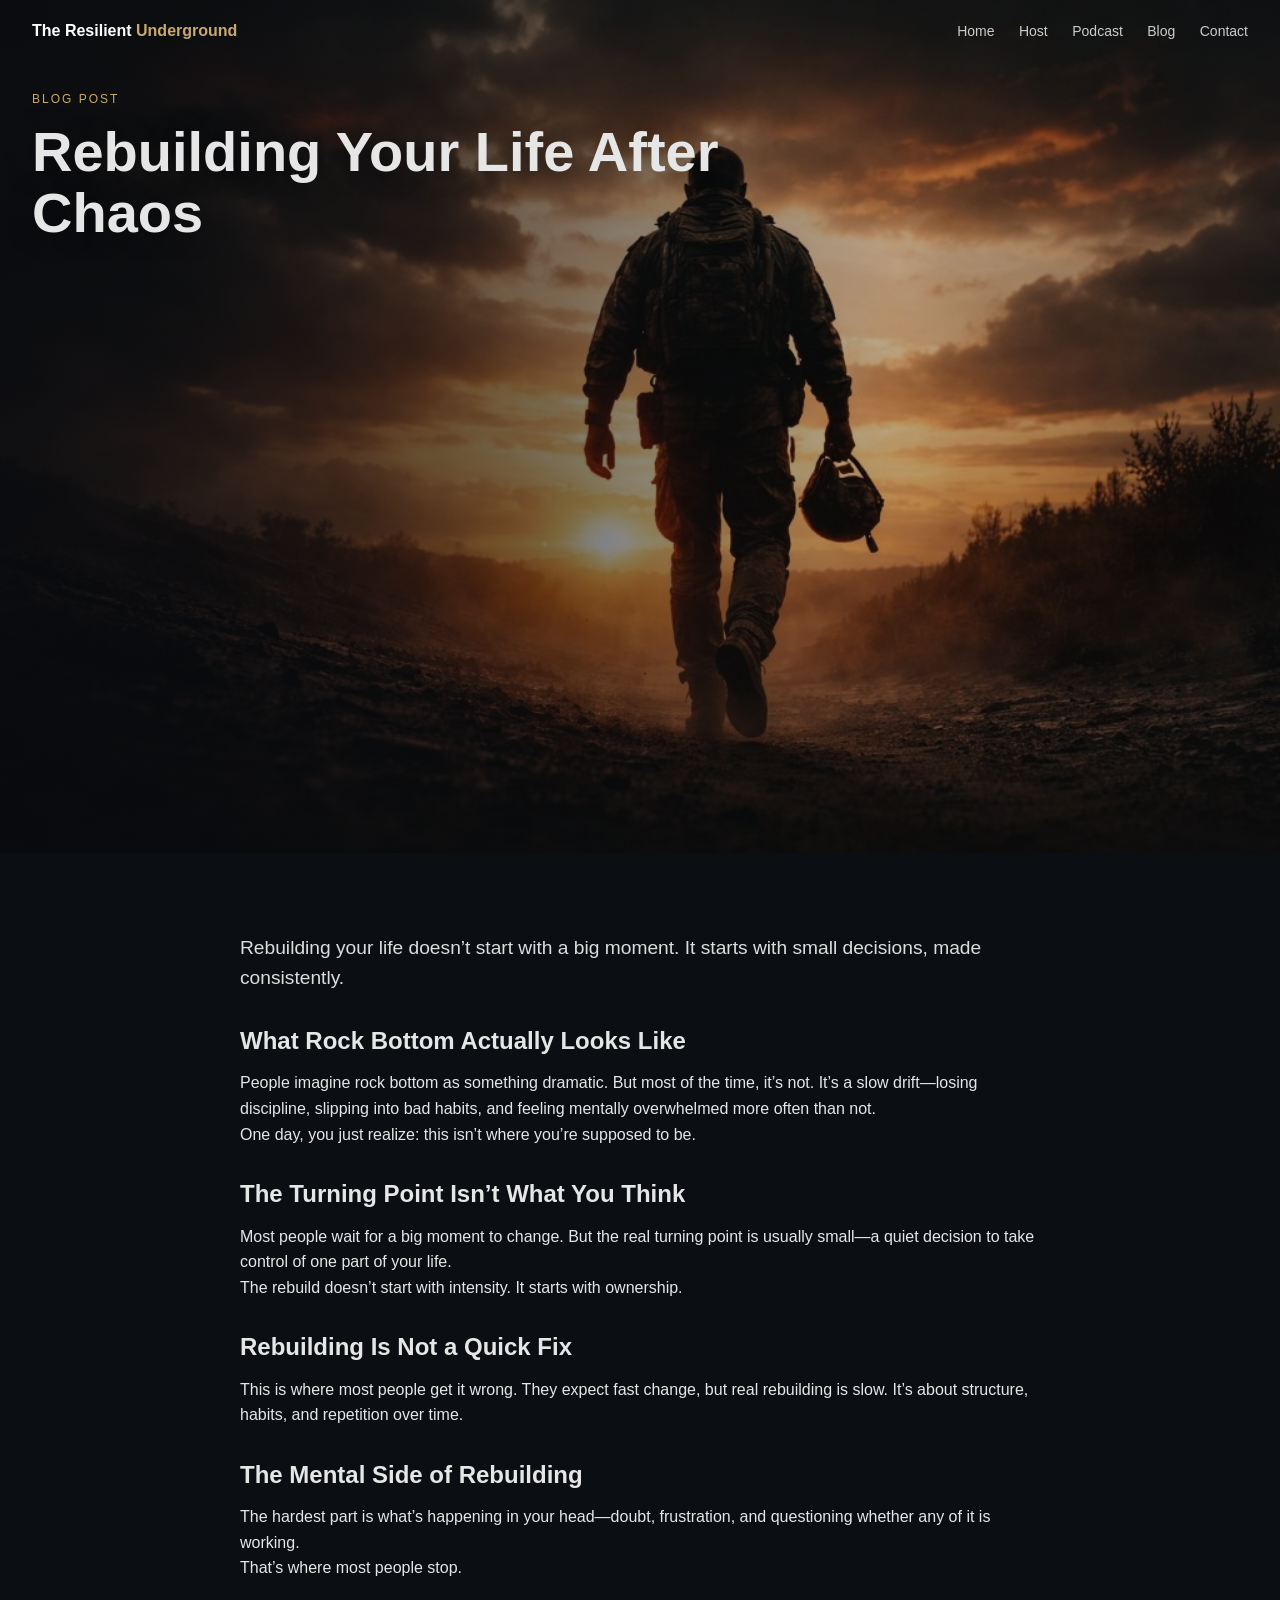
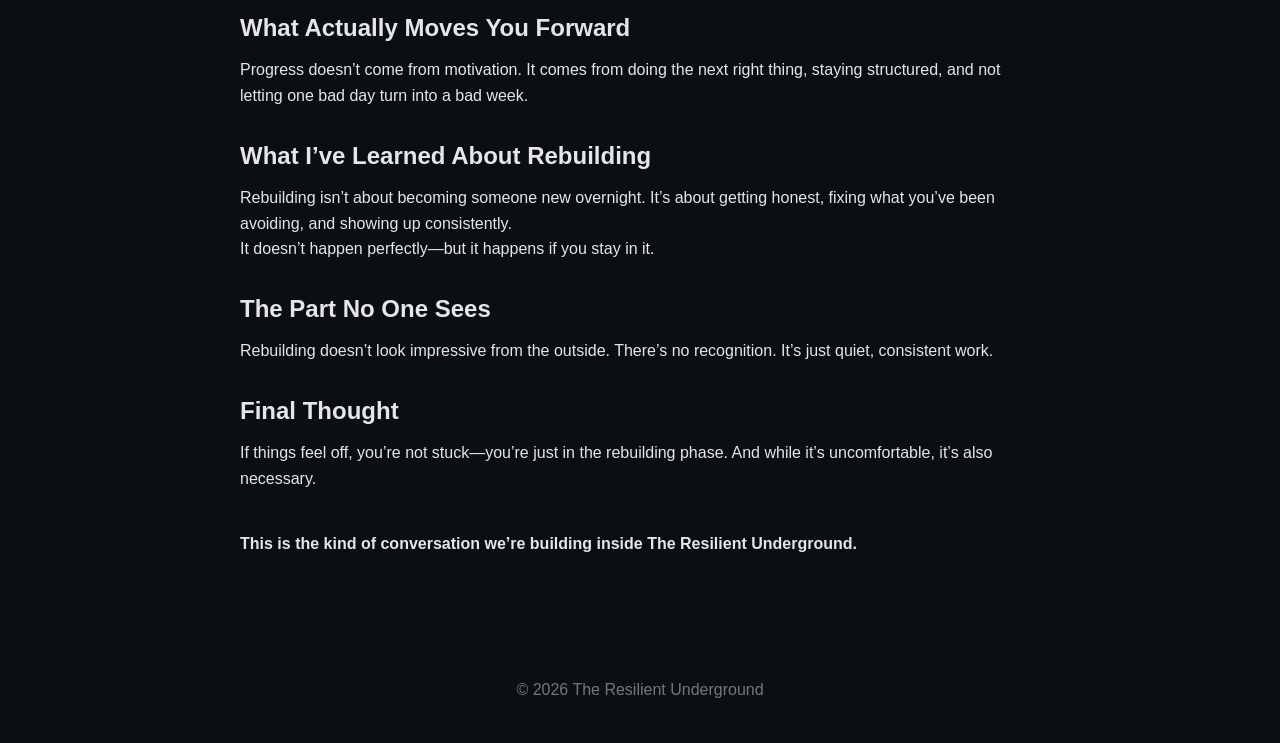
<file: post-2.html>
<!DOCTYPE html>
<html lang="en">
<head>
  <meta charset="UTF-8" />
  <meta name="viewport" content="width=device-width, initial-scale=1.0"/>
  <link rel="icon" href="favicon.png" type="image/png" />
  <link rel="apple-touch-icon" href="favicon.png" />
  <title>Rebuilding Your Life After Anxiety, Chaos, or Rock Bottom | The Resilient Underground</title>
  <meta name="description" content="A grounded perspective on rebuilding your life after anxiety, chaos, or rock bottom. Real talk about discipline, structure, and moving forward." />
  <link rel="stylesheet" href="styles.css?v=20260422-2"/>
</head>
<body>

<header class="hero">
  <nav class="nav">
    <a class="brand" href="index.html" aria-label="The Resilient Underground home">
      <span class="logo-main">The Resilient</span>
      <span class="logo-accent">Underground</span>
    </a>

    <div class="nav-links">
      <a href="index.html">Home</a>
      <a href="host.html">Host</a>
      <a href="podcast.html">Podcast</a>
      <a href="blog.html">Blog</a>
      <a href="contact.html">Contact</a>
    </div>
  </nav>

  <div class="hero-inner">
    <p class="eyebrow">Blog Post</p>
    <h1>Rebuilding Your Life After Chaos</h1>
  </div>
</header>

<main>

<section class="section">
  <div class="blog-container">

    <p class="blog-intro">
      Rebuilding your life doesn’t start with a big moment. It starts with small
      decisions, made consistently.
    </p>

    <h2>What Rock Bottom Actually Looks Like</h2>
    <p>
      People imagine rock bottom as something dramatic. But most of the time,
      it’s not. It’s a slow drift—losing discipline, slipping into bad habits,
      and feeling mentally overwhelmed more often than not.
    </p>
    <p>
      One day, you just realize: this isn’t where you’re supposed to be.
    </p>

    <h2>The Turning Point Isn’t What You Think</h2>
    <p>
      Most people wait for a big moment to change. But the real turning point is
      usually small—a quiet decision to take control of one part of your life.
    </p>
    <p>
      The rebuild doesn’t start with intensity. It starts with ownership.
    </p>

    <h2>Rebuilding Is Not a Quick Fix</h2>
    <p>
      This is where most people get it wrong. They expect fast change, but real
      rebuilding is slow. It’s about structure, habits, and repetition over time.
    </p>

    <h2>The Mental Side of Rebuilding</h2>
    <p>
      The hardest part is what’s happening in your head—doubt, frustration,
      and questioning whether any of it is working.
    </p>
    <p>
      That’s where most people stop.
    </p>

    <h2>What Actually Moves You Forward</h2>
    <p>
      Progress doesn’t come from motivation. It comes from doing the next right
      thing, staying structured, and not letting one bad day turn into a bad week.
    </p>

    <h2>What I’ve Learned About Rebuilding</h2>
    <p>
      Rebuilding isn’t about becoming someone new overnight. It’s about getting
      honest, fixing what you’ve been avoiding, and showing up consistently.
    </p>
    <p>
      It doesn’t happen perfectly—but it happens if you stay in it.
    </p>

    <h2>The Part No One Sees</h2>
    <p>
      Rebuilding doesn’t look impressive from the outside. There’s no recognition.
      It’s just quiet, consistent work.
    </p>

    <h2>Final Thought</h2>
    <p>
      If things feel off, you’re not stuck—you’re just in the rebuilding phase.
      And while it’s uncomfortable, it’s also necessary.
    </p>

    <p class="blog-close">
      This is the kind of conversation we’re building inside The Resilient Underground.
    </p>

  </div>
</section>

</main>

<footer class="footer">
  <p>© 2026 The Resilient Underground</p>
</footer>

</body>
</html>
</file>
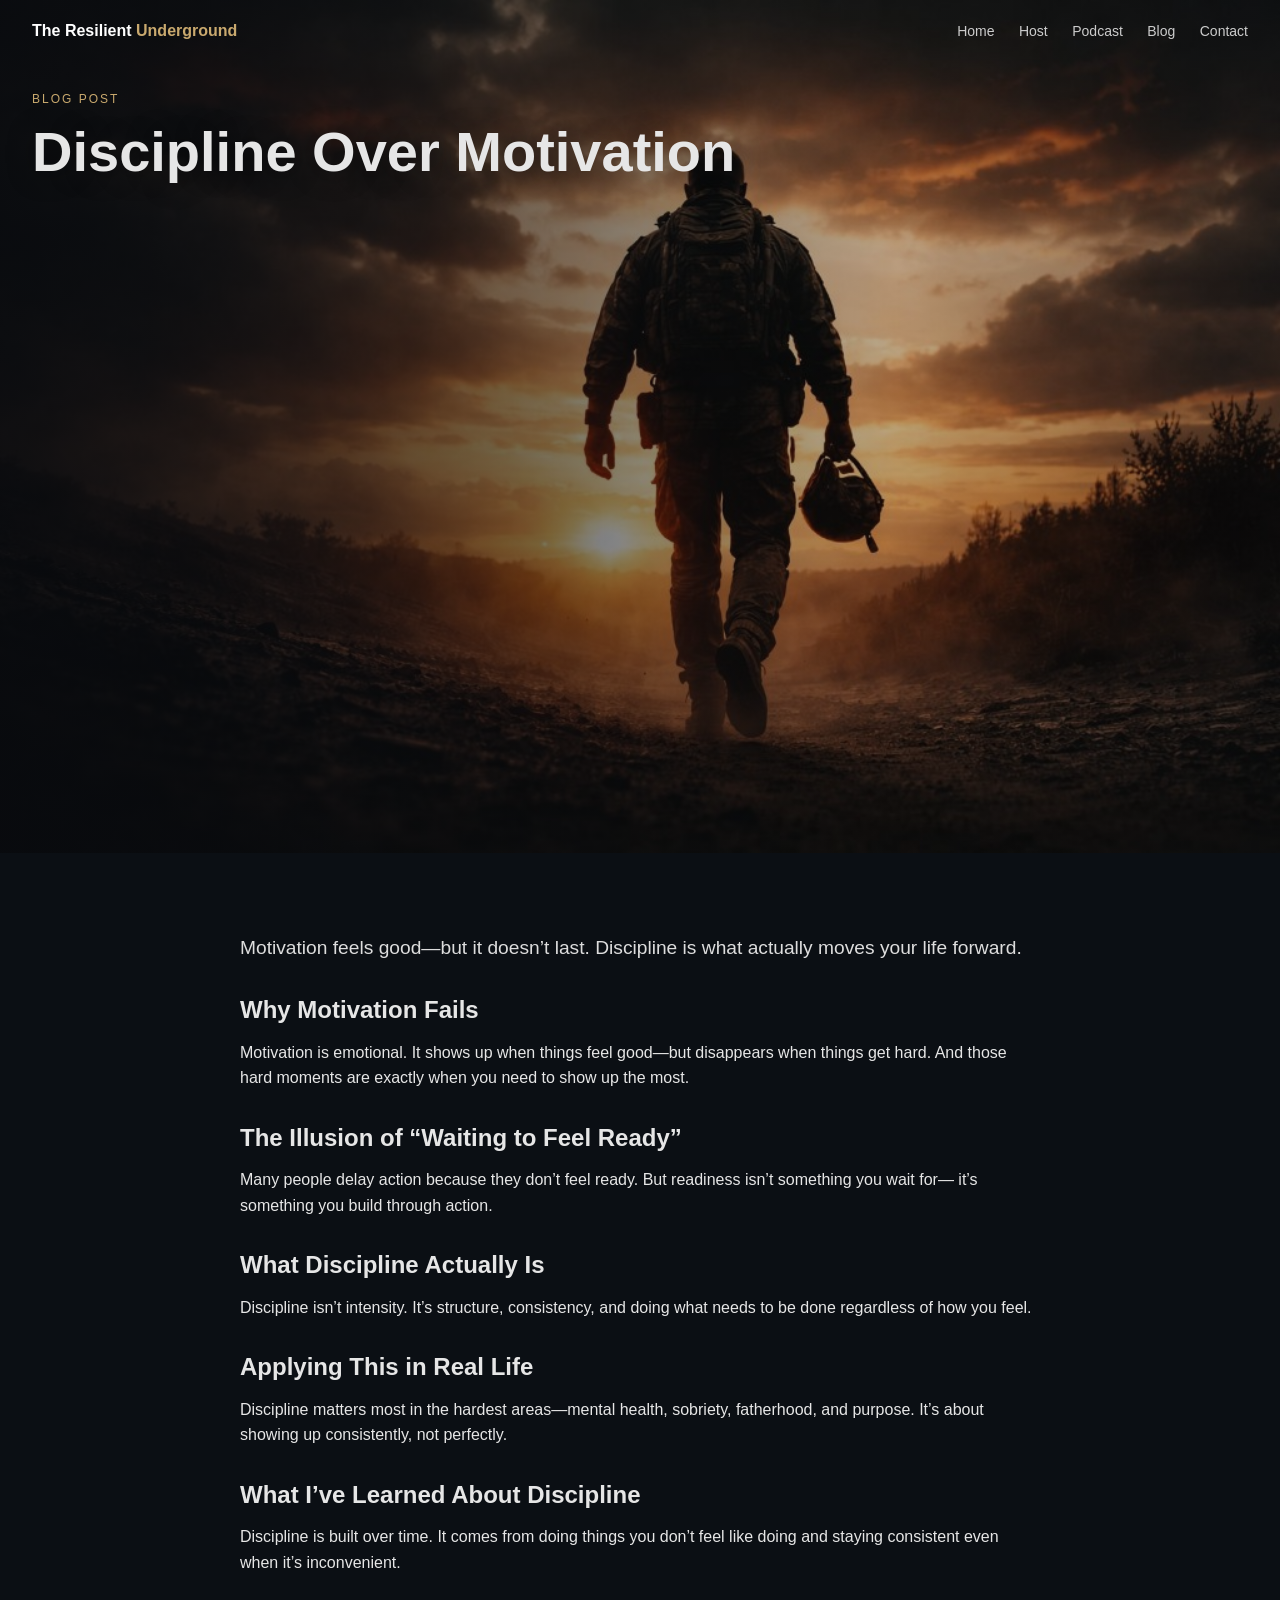
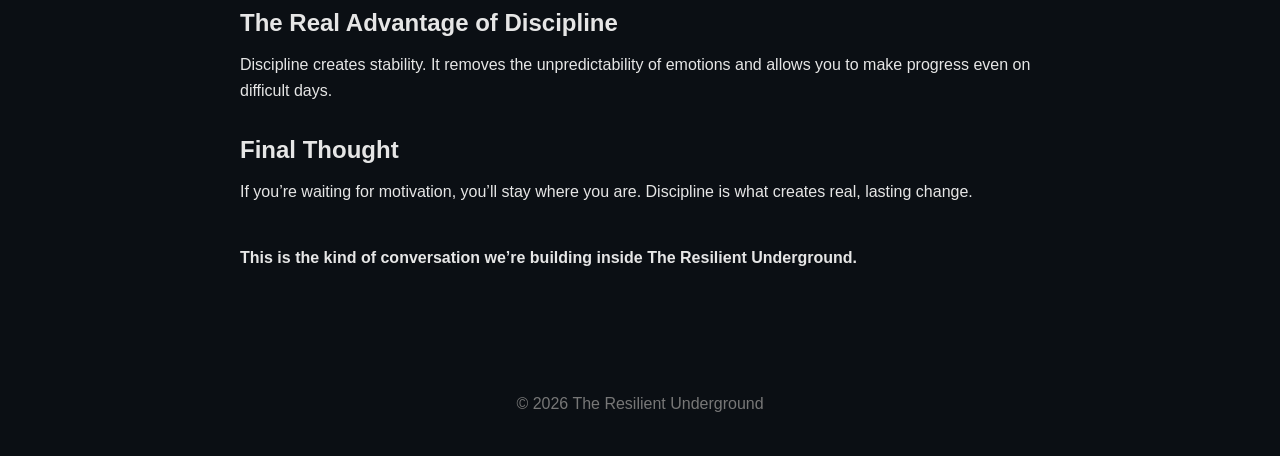
<file: post-3.html>
<!DOCTYPE html>
<html lang="en">
<head>
  <meta charset="UTF-8" />
  <meta name="viewport" content="width=device-width, initial-scale=1.0"/>
  <link rel="icon" href="favicon.png" type="image/png" />
  <link rel="apple-touch-icon" href="favicon.png" />
  <title>Discipline Over Motivation | The Resilient Underground</title>
  <meta name="description" content="Why discipline—not motivation—is the key to rebuilding your life, staying consistent, and creating long-term strength." />
  <link rel="stylesheet" href="styles.css?v=20260422-2"/>
</head>
<body>

<header class="hero">
  <nav class="nav">
    <a class="brand" href="index.html" aria-label="The Resilient Underground home">
      <span class="logo-main">The Resilient</span>
      <span class="logo-accent">Underground</span>
    </a>

    <div class="nav-links">
      <a href="index.html">Home</a>
      <a href="host.html">Host</a>
      <a href="podcast.html">Podcast</a>
      <a href="blog.html">Blog</a>
      <a href="contact.html">Contact</a>
    </div>
  </nav>

  <div class="hero-inner">
    <p class="eyebrow">Blog Post</p>
    <h1>Discipline Over Motivation</h1>
  </div>
</header>

<main>

<section class="section">
  <div class="blog-container">

    <p class="blog-intro">
      Motivation feels good—but it doesn’t last. Discipline is what actually moves your life forward.
    </p>

    <h2>Why Motivation Fails</h2>
    <p>
      Motivation is emotional. It shows up when things feel good—but disappears when things get hard.
      And those hard moments are exactly when you need to show up the most.
    </p>

    <h2>The Illusion of “Waiting to Feel Ready”</h2>
    <p>
      Many people delay action because they don’t feel ready. But readiness isn’t something you wait for—
      it’s something you build through action.
    </p>

    <h2>What Discipline Actually Is</h2>
    <p>
      Discipline isn’t intensity. It’s structure, consistency, and doing what needs to be done regardless
      of how you feel.
    </p>

    <h2>Applying This in Real Life</h2>
    <p>
      Discipline matters most in the hardest areas—mental health, sobriety, fatherhood, and purpose.
      It’s about showing up consistently, not perfectly.
    </p>

    <h2>What I’ve Learned About Discipline</h2>
    <p>
      Discipline is built over time. It comes from doing things you don’t feel like doing and staying
      consistent even when it’s inconvenient.
    </p>

    <h2>The Real Advantage of Discipline</h2>
    <p>
      Discipline creates stability. It removes the unpredictability of emotions and allows you to make
      progress even on difficult days.
    </p>

    <h2>Final Thought</h2>
    <p>
      If you’re waiting for motivation, you’ll stay where you are. Discipline is what creates real,
      lasting change.
    </p>

    <p class="blog-close">
      This is the kind of conversation we’re building inside The Resilient Underground.
    </p>

  </div>
</section>

</main>

<footer class="footer">
  <p>© 2026 The Resilient Underground</p>
</footer>

</body>
</html>
</file>
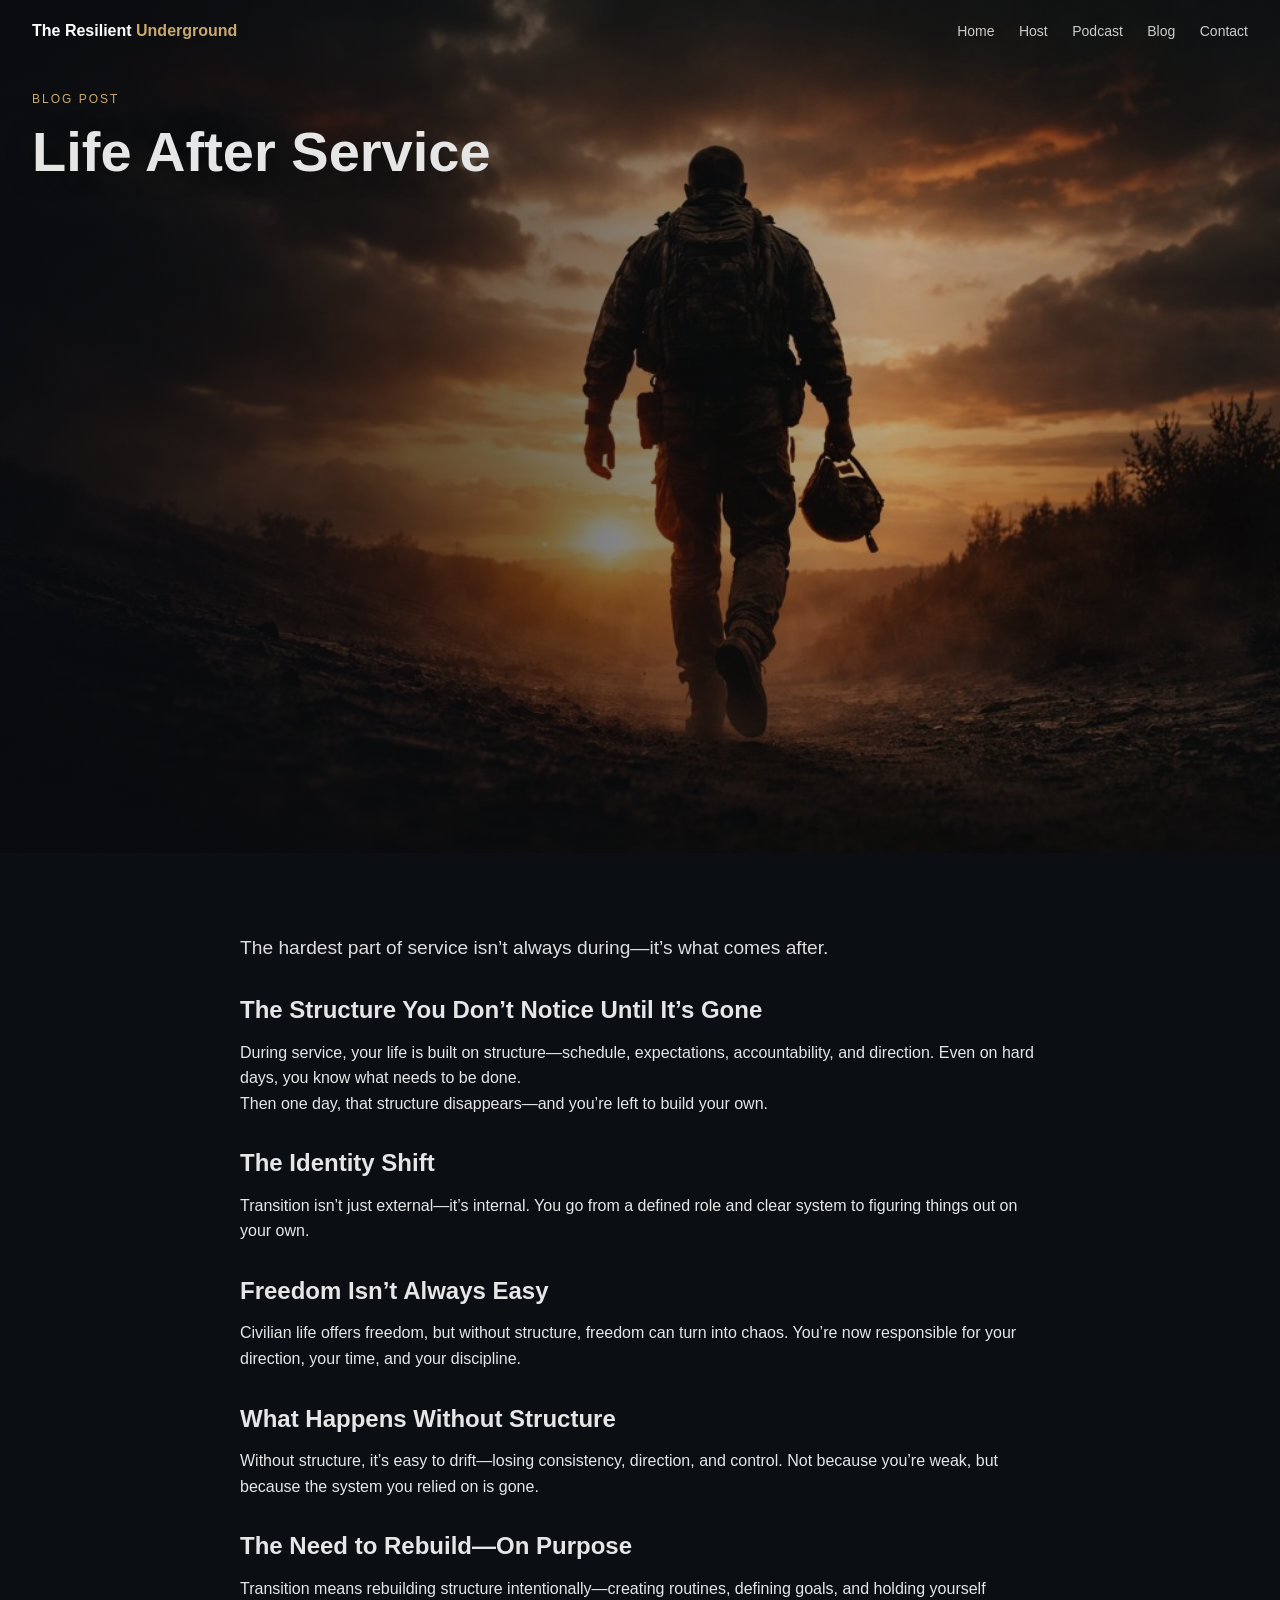
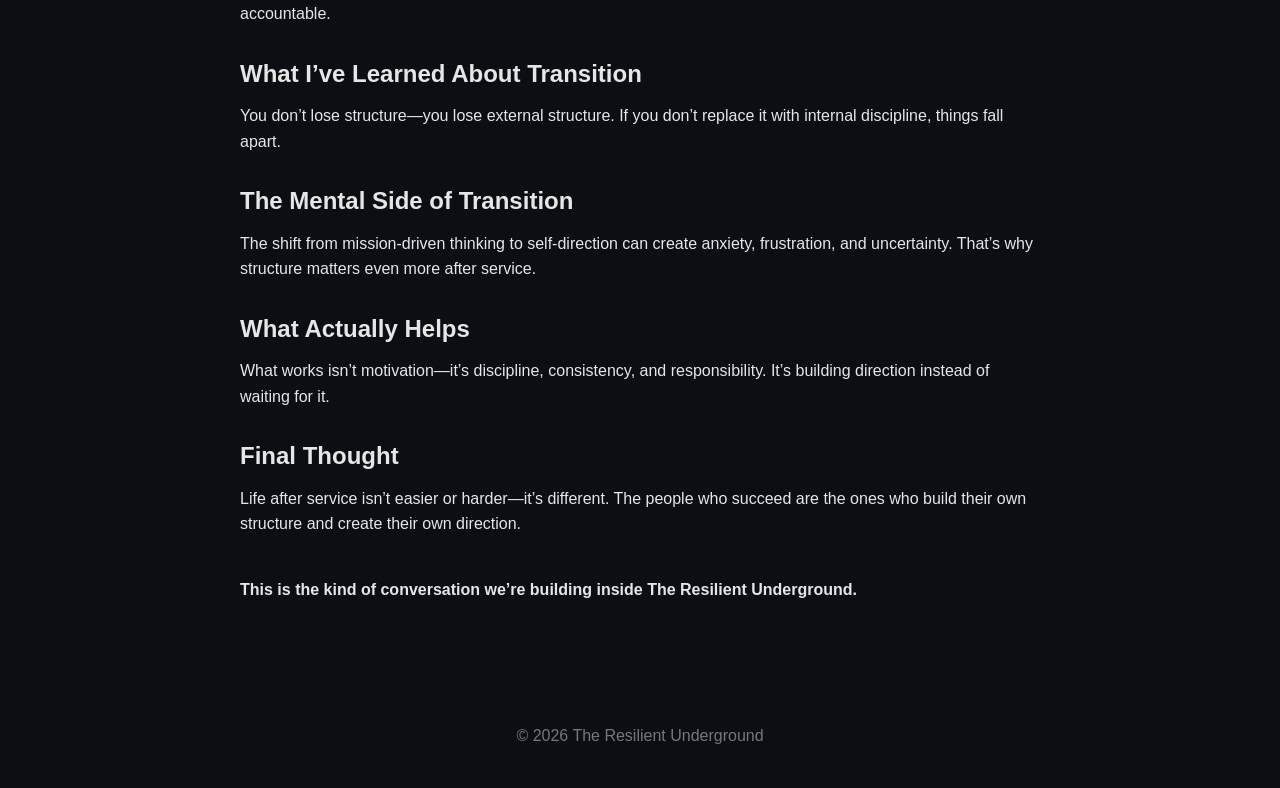
<file: post-4.html>
<!DOCTYPE html>
<html lang="en">
<head>
  <meta charset="UTF-8" />
  <meta name="viewport" content="width=device-width, initial-scale=1.0"/>
  <link rel="icon" href="favicon.png" type="image/png" />
  <link rel="apple-touch-icon" href="favicon.png" />
  <title>Life After Service | The Resilient Underground</title>
  <meta name="description" content="A real look at life after military service, identity shifts, and rebuilding structure in civilian life." />
  <link rel="stylesheet" href="styles.css?v=20260422-2"/>
</head>
<body>

<header class="hero">
  <nav class="nav">
    <a class="brand" href="index.html" aria-label="The Resilient Underground home">
      <span class="logo-main">The Resilient</span>
      <span class="logo-accent">Underground</span>
    </a>

    <div class="nav-links">
      <a href="index.html">Home</a>
      <a href="host.html">Host</a>
      <a href="podcast.html">Podcast</a>
      <a href="blog.html">Blog</a>
      <a href="contact.html">Contact</a>
    </div>
  </nav>

  <div class="hero-inner">
    <p class="eyebrow">Blog Post</p>
    <h1>Life After Service</h1>
  </div>
</header>

<main>

<section class="section">
  <div class="blog-container">

    <p class="blog-intro">
      The hardest part of service isn’t always during—it’s what comes after.
    </p>

    <h2>The Structure You Don’t Notice Until It’s Gone</h2>
    <p>
      During service, your life is built on structure—schedule, expectations,
      accountability, and direction. Even on hard days, you know what needs to be done.
    </p>
    <p>
      Then one day, that structure disappears—and you’re left to build your own.
    </p>

    <h2>The Identity Shift</h2>
    <p>
      Transition isn’t just external—it’s internal. You go from a defined role
      and clear system to figuring things out on your own.
    </p>

    <h2>Freedom Isn’t Always Easy</h2>
    <p>
      Civilian life offers freedom, but without structure, freedom can turn into chaos.
      You’re now responsible for your direction, your time, and your discipline.
    </p>

    <h2>What Happens Without Structure</h2>
    <p>
      Without structure, it’s easy to drift—losing consistency, direction, and control.
      Not because you’re weak, but because the system you relied on is gone.
    </p>

    <h2>The Need to Rebuild—On Purpose</h2>
    <p>
      Transition means rebuilding structure intentionally—creating routines,
      defining goals, and holding yourself accountable.
    </p>

    <h2>What I’ve Learned About Transition</h2>
    <p>
      You don’t lose structure—you lose external structure. If you don’t replace it
      with internal discipline, things fall apart.
    </p>

    <h2>The Mental Side of Transition</h2>
    <p>
      The shift from mission-driven thinking to self-direction can create anxiety,
      frustration, and uncertainty. That’s why structure matters even more after service.
    </p>

    <h2>What Actually Helps</h2>
    <p>
      What works isn’t motivation—it’s discipline, consistency, and responsibility.
      It’s building direction instead of waiting for it.
    </p>

    <h2>Final Thought</h2>
    <p>
      Life after service isn’t easier or harder—it’s different. The people who succeed
      are the ones who build their own structure and create their own direction.
    </p>

    <p class="blog-close">
      This is the kind of conversation we’re building inside The Resilient Underground.
    </p>

  </div>
</section>

</main>

<footer class="footer">
  <p>© 2026 The Resilient Underground</p>
</footer>

</body>
</html>
</file>
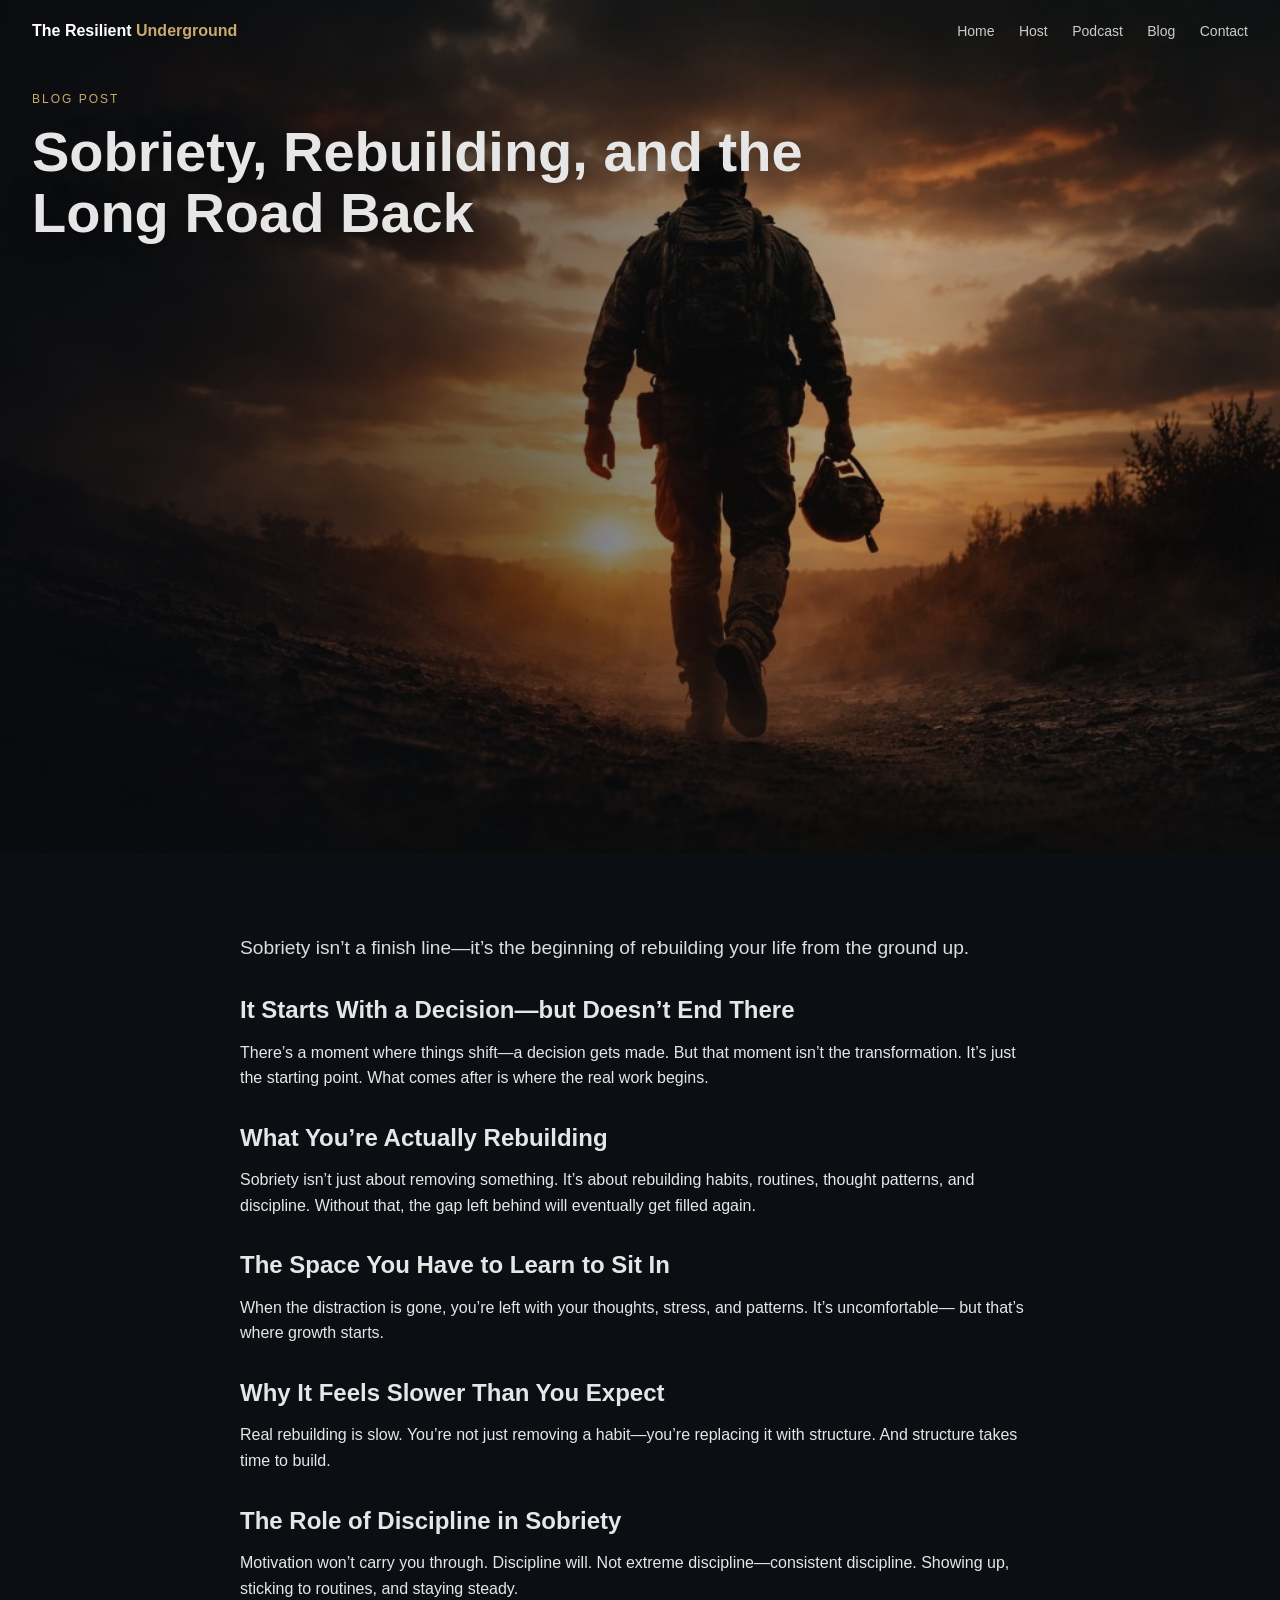
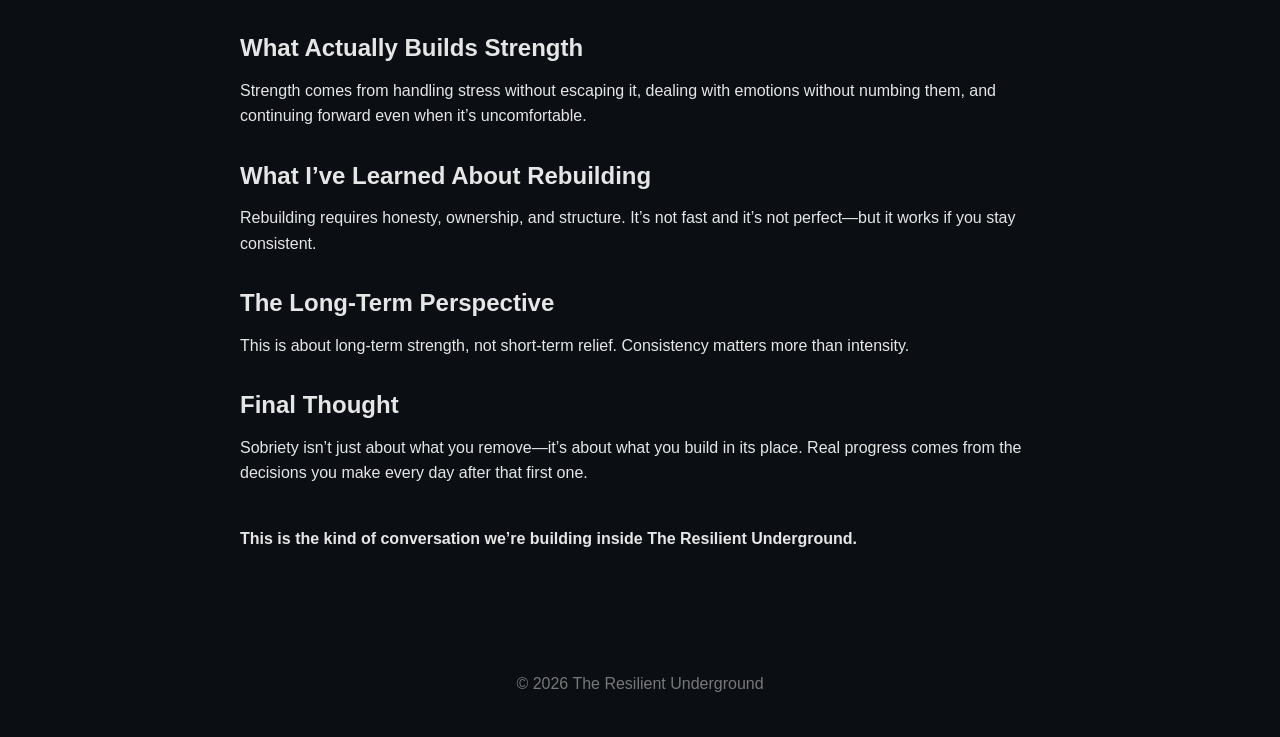
<file: post-5.html>
<!DOCTYPE html>
<html lang="en">
<head>
  <meta charset="UTF-8" />
  <meta name="viewport" content="width=device-width, initial-scale=1.0"/>
  <link rel="icon" href="favicon.png" type="image/png" />
  <link rel="apple-touch-icon" href="favicon.png" />
  <title>Sobriety, Rebuilding, and the Long Road Back | The Resilient Underground</title>
  <meta name="description" content="A grounded perspective on sobriety, rebuilding your life, and the long-term discipline required to create real change." />
  <link rel="stylesheet" href="styles.css?v=20260422-2"/>
</head>
<body>

<header class="hero">
  <nav class="nav">
    <a class="brand" href="index.html" aria-label="The Resilient Underground home">
      <span class="logo-main">The Resilient</span>
      <span class="logo-accent">Underground</span>
    </a>

    <div class="nav-links">
      <a href="index.html">Home</a>
      <a href="host.html">Host</a>
      <a href="podcast.html">Podcast</a>
      <a href="blog.html">Blog</a>
      <a href="contact.html">Contact</a>
    </div>
  </nav>

  <div class="hero-inner">
    <p class="eyebrow">Blog Post</p>
    <h1>Sobriety, Rebuilding, and the Long Road Back</h1>
  </div>
</header>

<main>

<section class="section">
  <div class="blog-container">

    <p class="blog-intro">
      Sobriety isn’t a finish line—it’s the beginning of rebuilding your life from the ground up.
    </p>

    <h2>It Starts With a Decision—but Doesn’t End There</h2>
    <p>
      There’s a moment where things shift—a decision gets made. But that moment isn’t the transformation.
      It’s just the starting point. What comes after is where the real work begins.
    </p>

    <h2>What You’re Actually Rebuilding</h2>
    <p>
      Sobriety isn’t just about removing something. It’s about rebuilding habits, routines, thought
      patterns, and discipline. Without that, the gap left behind will eventually get filled again.
    </p>

    <h2>The Space You Have to Learn to Sit In</h2>
    <p>
      When the distraction is gone, you’re left with your thoughts, stress, and patterns. It’s uncomfortable—
      but that’s where growth starts.
    </p>

    <h2>Why It Feels Slower Than You Expect</h2>
    <p>
      Real rebuilding is slow. You’re not just removing a habit—you’re replacing it with structure.
      And structure takes time to build.
    </p>

    <h2>The Role of Discipline in Sobriety</h2>
    <p>
      Motivation won’t carry you through. Discipline will. Not extreme discipline—consistent discipline.
      Showing up, sticking to routines, and staying steady.
    </p>

    <h2>What Actually Builds Strength</h2>
    <p>
      Strength comes from handling stress without escaping it, dealing with emotions without numbing them,
      and continuing forward even when it’s uncomfortable.
    </p>

    <h2>What I’ve Learned About Rebuilding</h2>
    <p>
      Rebuilding requires honesty, ownership, and structure. It’s not fast and it’s not perfect—but it works
      if you stay consistent.
    </p>

    <h2>The Long-Term Perspective</h2>
    <p>
      This is about long-term strength, not short-term relief. Consistency matters more than intensity.
    </p>

    <h2>Final Thought</h2>
    <p>
      Sobriety isn’t just about what you remove—it’s about what you build in its place. Real progress comes
      from the decisions you make every day after that first one.
    </p>

    <p class="blog-close">
      This is the kind of conversation we’re building inside The Resilient Underground.
    </p>

  </div>
</section>

</main>

<footer class="footer">
  <p>© 2026 The Resilient Underground</p>
</footer>

</body>
</html>
</file>
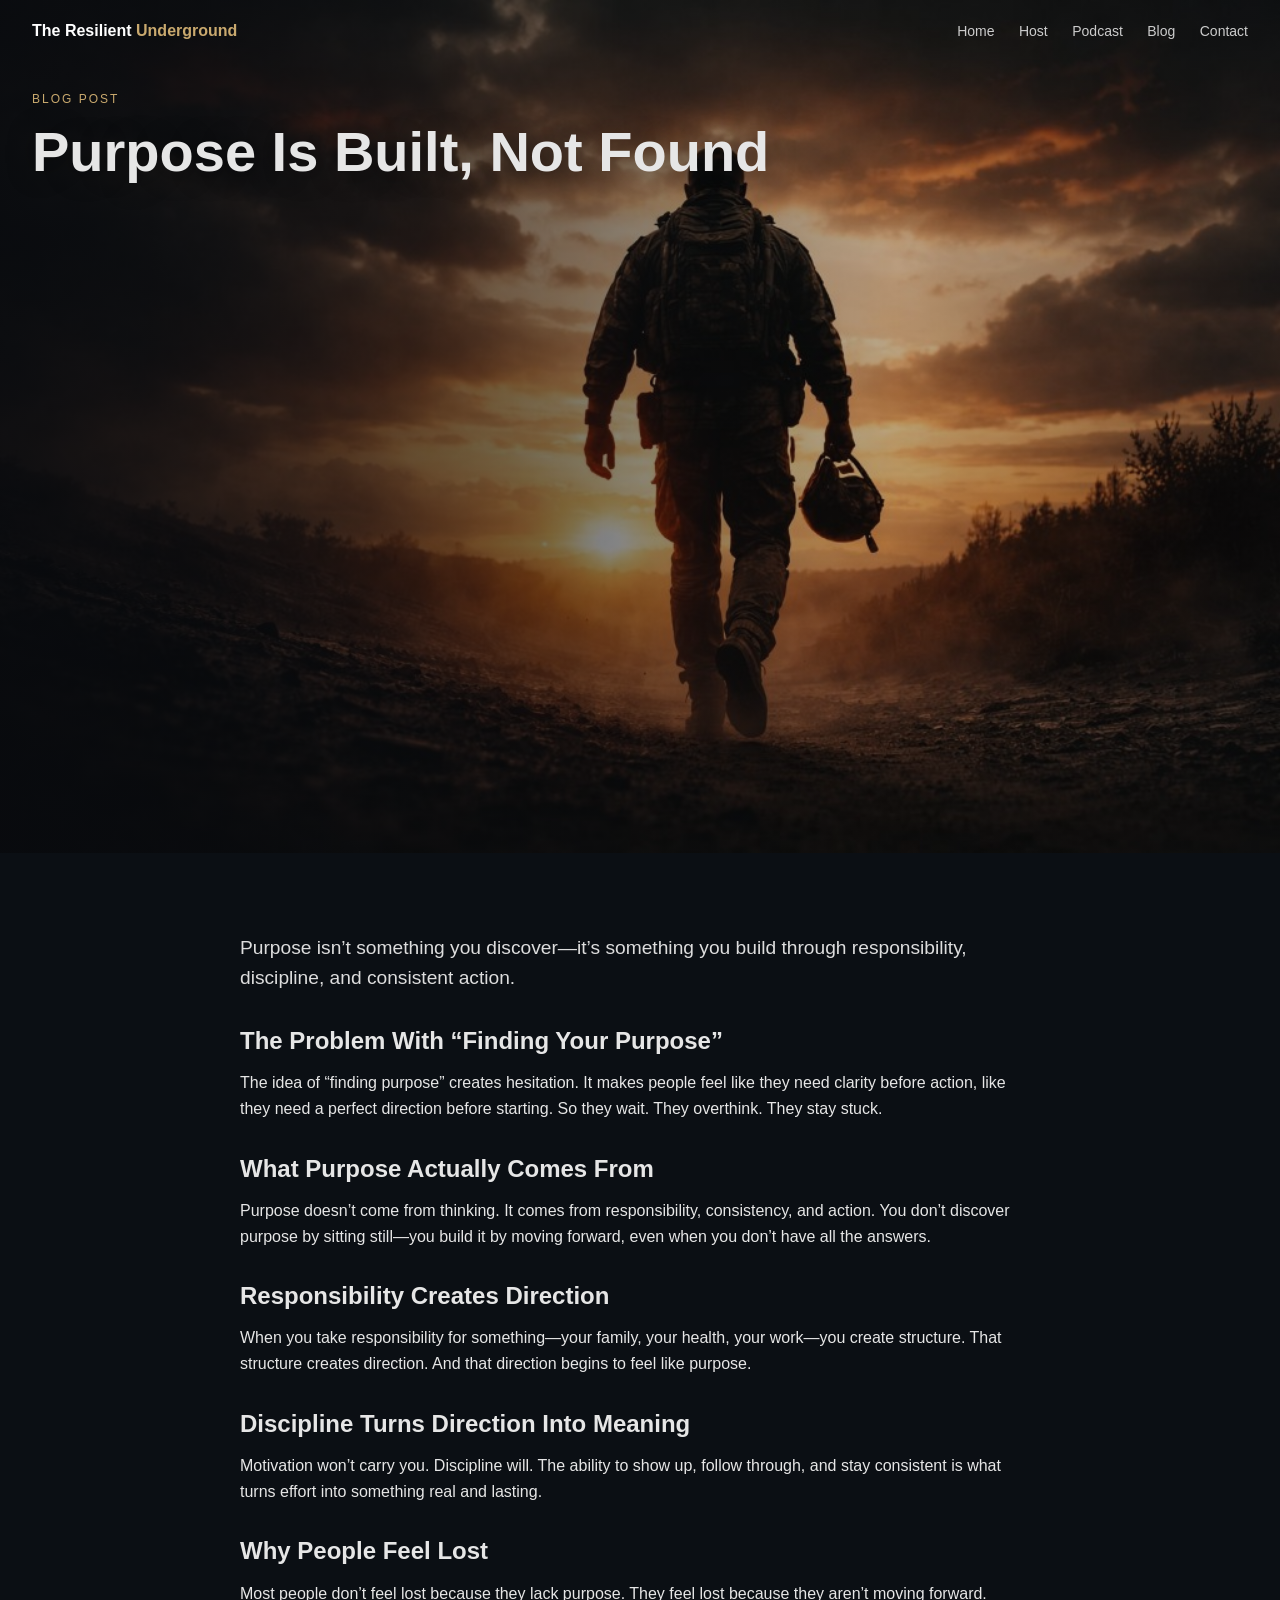
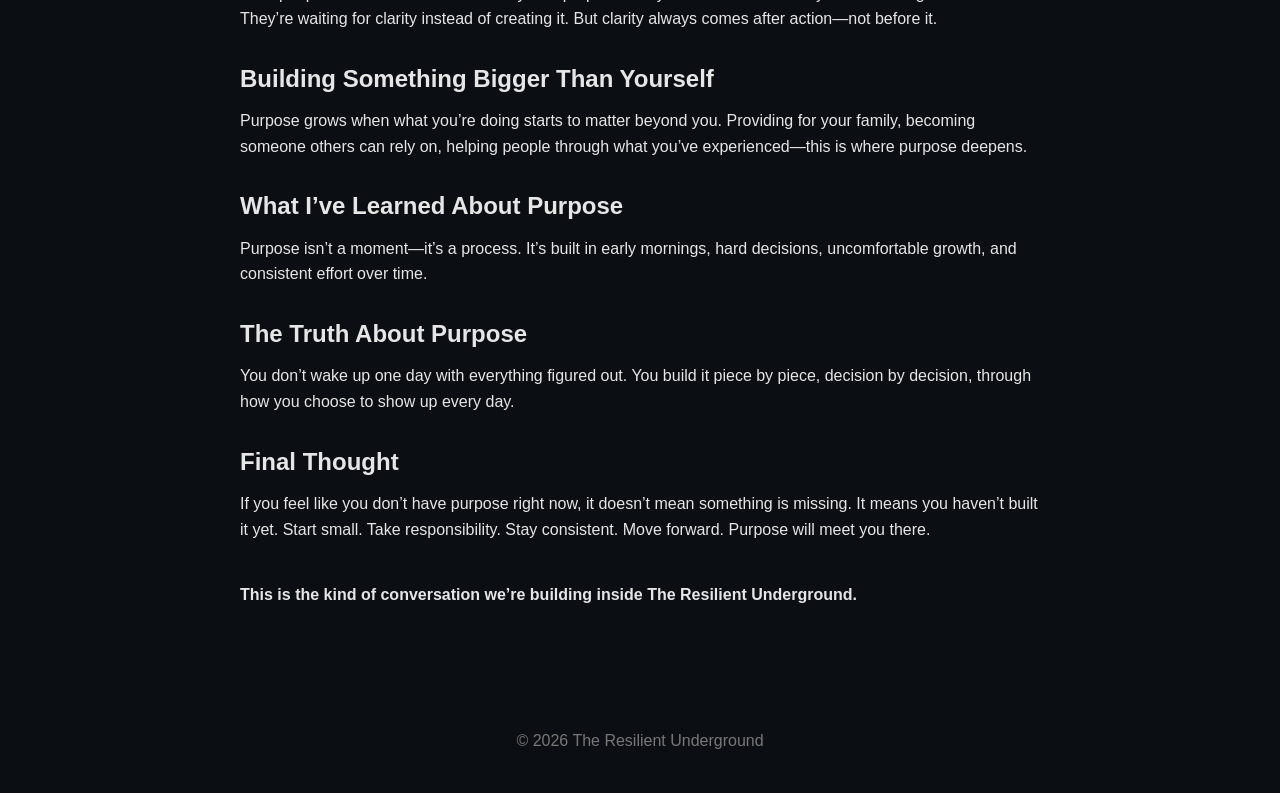
<file: post-6.html>
<!DOCTYPE html>
<html lang="en">
<head>
  <meta charset="UTF-8" />
  <meta name="viewport" content="width=device-width, initial-scale=1.0"/>
  <link rel="icon" href="favicon.png" type="image/png" />
  <link rel="apple-touch-icon" href="favicon.png" />
  <title>Purpose Is Built, Not Found | The Resilient Underground</title>
  <meta name="description" content="A grounded perspective on purpose, discipline, responsibility, and building a meaningful life through action." />
  <link rel="stylesheet" href="styles.css?v=20260422-2"/>
</head>
<body>

<header class="hero">
  <nav class="nav">
    <a class="brand" href="index.html" aria-label="The Resilient Underground home">
      <span class="logo-main">The Resilient</span>
      <span class="logo-accent">Underground</span>
    </a>

    <div class="nav-links">
      <a href="index.html">Home</a>
      <a href="host.html">Host</a>
      <a href="podcast.html">Podcast</a>
      <a href="blog.html">Blog</a>
      <a href="contact.html">Contact</a>
    </div>
  </nav>

  <div class="hero-inner">
    <p class="eyebrow">Blog Post</p>
    <h1>Purpose Is Built, Not Found</h1>
  </div>
</header>

<main>

<section class="section">
  <div class="blog-container">

    <p class="blog-intro">
      Purpose isn’t something you discover—it’s something you build through responsibility, discipline, and consistent action.
    </p>

    <h2>The Problem With “Finding Your Purpose”</h2>
    <p>
      The idea of “finding purpose” creates hesitation. It makes people feel like they need clarity before action,
      like they need a perfect direction before starting. So they wait. They overthink. They stay stuck.
    </p>

    <h2>What Purpose Actually Comes From</h2>
    <p>
      Purpose doesn’t come from thinking. It comes from responsibility, consistency, and action. You don’t discover
      purpose by sitting still—you build it by moving forward, even when you don’t have all the answers.
    </p>

    <h2>Responsibility Creates Direction</h2>
    <p>
      When you take responsibility for something—your family, your health, your work—you create structure.
      That structure creates direction. And that direction begins to feel like purpose.
    </p>

    <h2>Discipline Turns Direction Into Meaning</h2>
    <p>
      Motivation won’t carry you. Discipline will. The ability to show up, follow through, and stay consistent
      is what turns effort into something real and lasting.
    </p>

    <h2>Why People Feel Lost</h2>
    <p>
      Most people don’t feel lost because they lack purpose. They feel lost because they aren’t moving forward.
      They’re waiting for clarity instead of creating it. But clarity always comes after action—not before it.
    </p>

    <h2>Building Something Bigger Than Yourself</h2>
    <p>
      Purpose grows when what you’re doing starts to matter beyond you. Providing for your family, becoming
      someone others can rely on, helping people through what you’ve experienced—this is where purpose deepens.
    </p>

    <h2>What I’ve Learned About Purpose</h2>
    <p>
      Purpose isn’t a moment—it’s a process. It’s built in early mornings, hard decisions, uncomfortable growth,
      and consistent effort over time.
    </p>

    <h2>The Truth About Purpose</h2>
    <p>
      You don’t wake up one day with everything figured out. You build it piece by piece, decision by decision,
      through how you choose to show up every day.
    </p>

    <h2>Final Thought</h2>
    <p>
      If you feel like you don’t have purpose right now, it doesn’t mean something is missing.
      It means you haven’t built it yet. Start small. Take responsibility. Stay consistent. Move forward.
      Purpose will meet you there.
    </p>

    <p class="blog-close">
      This is the kind of conversation we’re building inside The Resilient Underground.
    </p>

  </div>
</section>

</main>

<footer class="footer">
  <p>© 2026 The Resilient Underground</p>
</footer>

</body>
</html>
</file>
<file: styles.css>
/* RESET */
* {
  margin: 0;
  padding: 0;
  box-sizing: border-box;
}

/* BASE */
html {
  overflow-x: hidden;
}

body {
  font-family: -apple-system, BlinkMacSystemFont, "Segoe UI", Roboto, sans-serif;
  background: #0b0f14;
  color: #e6e6e6;
  line-height: 1.6;
  width: 100%;
}

/* NAV */
.nav {
  display: flex;
  justify-content: space-between;
  align-items: center;
  padding: 24px 32px;
  position: relative;
  z-index: 10;
}

.nav-links a {
  margin-left: 20px;
  text-decoration: none;
  color: #ccc;
  font-size: 14px;
}

.nav-links a:hover {
  color: #fff;
}

/* BRAND */
.brand {
  font-weight: bold;
}

a.brand {
  text-decoration: none;
  color: inherit;
  cursor: pointer;
}

a.brand:hover {
  opacity: 0.92;
}

.logo-main {
  color: #fff;
}

.logo-accent {
  color: #c9a96e;
}

/* HERO — one shared block for every page.
   hero-bg.png is 1024×682. Full bleed width with background-size: 100% auto; strip height
   matches that aspect ratio so the entire image is visible (uniform scale, no cropping). */
.hero {
  --hero-photo-h: calc(100vw * 682 / 1024);
  position: relative;
  width: 100vw;
  margin-left: calc(50% - 50vw);
  margin-right: calc(50% - 50vw);
  box-sizing: border-box;
  min-height: var(--hero-photo-h);
  background-color: #0b0f14;
  background-image: none;
  display: flex;
  flex-direction: column;
  justify-content: flex-start;
}

.hero > .nav {
  padding-top: 18px;
  padding-bottom: 18px;
}

.hero::after {
  content: "";
  position: absolute;
  top: 0;
  left: 0;
  right: 0;
  width: 100%;
  height: var(--hero-photo-h);
  z-index: 0;
  background-color: #0b0f14;
  background-image: url("hero-bg.png");
  /* Full width; height of layer matches image aspect ratio → whole image, proportional */
  background-size: 100% auto;
  background-position: center top;
  background-repeat: no-repeat;
  pointer-events: none;
}

/* Readable overlay: keeps gold/white text legible without changing palette */
.hero::before {
  content: "";
  position: absolute;
  inset: 0;
  z-index: 1;
  pointer-events: none;
  background: linear-gradient(
    90deg,
    rgba(8, 10, 14, 0.88) 0%,
    rgba(8, 10, 14, 0.55) 42%,
    rgba(8, 10, 14, 0.28) 70%,
    rgba(8, 10, 14, 0.45) 100%
  );
}

.hero-inner {
  position: relative;
  z-index: 2;
  padding: 28px 32px 36px;
  max-width: 900px;
}

.hero-inner h1 {
  text-shadow: 0 2px 28px rgba(0, 0, 0, 0.45);
}

/* Home — tighter headline so copy sits in the left “sky” band beside the figure */
.hero--home .hero-inner h1 {
  font-size: clamp(2rem, 4.8vw, 2.85rem);
  line-height: 1.12;
  margin-bottom: 14px;
}

.hero--home .hero-inner {
  padding-top: 52px;
  max-width: 680px;
}

.hero--home .hero-inner .hero-copy {
  max-width: 620px;
}

.hero--blog {
  --hero-photo-h: calc(100vw * 682 / 1024);
}

.hero--blog .hero-inner {
  max-width: 680px;
}

.hero--blog .hero-copy {
  max-width: 590px;
}

.hero--contact {
  --hero-photo-h: calc(100vw * 682 / 1024);
}

.hero--contact .hero-inner {
  max-width: 700px;
}

.hero--contact .hero-copy {
  max-width: 680px;
}

.hero--shop {
  --hero-photo-h: calc(100vw * 682 / 1024);
}

.hero--shop .hero-inner {
  max-width: 700px;
}

.hero--shop .hero-copy {
  max-width: 640px;
}

.hero-inner .hero-copy {
  text-shadow: 0 1px 14px rgba(0, 0, 0, 0.35);
}

/* TEXT STYLES */
.eyebrow {
  text-transform: uppercase;
  letter-spacing: 2px;
  font-size: 12px;
  color: #c9a96e;
  margin-bottom: 12px;
}

h1 {
  font-size: 3.5rem;
  line-height: 1.1;
  margin-bottom: 20px;
}

.hero-copy {
  font-size: 1.1rem;
  color: #ccc;
  margin-bottom: 24px;
}

/* BUTTONS */
.btn-primary {
  background: #c9a96e;
  color: #000;
  padding: 12px 22px;
  border-radius: 6px;
  text-decoration: none;
  font-weight: 600;
  margin-right: 10px;
}

.btn-secondary {
  border: 1px solid #555;
  color: #ddd;
  padding: 12px 22px;
  border-radius: 6px;
  text-decoration: none;
}

/* SECTIONS */
.section {
  padding: 80px 32px;
  max-width: 1100px;
  margin: auto;
}

.section-alt {
  background: #11161d;
}

/* HEADERS */
.section-header {
  margin-bottom: 40px;
}

.section-kicker {
  color: #c9a96e;
  font-size: 12px;
  text-transform: uppercase;
  letter-spacing: 2px;
}

/* GRID */
.grid {
  display: grid;
  grid-template-columns: repeat(3, 1fr);
  gap: 24px;
}

/* TWO COLUMN */
.two-column {
  display: grid;
  grid-template-columns: repeat(2, 1fr);
  gap: 24px;
}

/* CARDS */
.card {
  background: #141a22;
  padding: 28px;
  border-radius: 12px;
  border: 1px solid #1f2a36;
  transition: 0.2s ease;
}

.card:hover {
  transform: translateY(-4px);
  border-color: #c9a96e;
}

/* Blog — “What Lives Here” thematic list */
.what-lives-here {
  margin-top: 28px;
}

.what-lives-intro {
  margin-bottom: 18px;
  color: #ddd;
}

.what-lives-list {
  margin: 0;
  padding-left: 1.25rem;
  color: #ddd;
  display: flex;
  flex-direction: column;
  gap: 12px;
}

.what-lives-list li {
  padding-left: 0.25rem;
}

.what-lives-list strong {
  color: #f0f0f0;
  font-weight: 600;
}

/* BLOG */
.blog-container {
  max-width: 800px;
  margin: auto;
}

.host-bio p {
  margin-bottom: 1.35rem;
  color: #ddd;
  font-size: 1.05rem;
  line-height: 1.7;
}

.host-bio p:last-child {
  margin-bottom: 0;
}

.blog-intro {
  font-size: 1.2rem;
  margin-bottom: 24px;
  color: #ddd;
}

.blog-container h2 {
  margin-top: 28px;
  margin-bottom: 10px;
}

.blog-close {
  margin-top: 40px;
  font-weight: bold;
}

/* LINKS */
.post-link {
  text-decoration: none;
  color: inherit;
}

/* LAUNCH EMAIL SIGNUP */
.signup {
  display: flex;
  flex-direction: column;
  gap: 10px;
  margin-top: 22px;
}

.signup-label {
  position: absolute;
  width: 1px;
  height: 1px;
  padding: 0;
  margin: -1px;
  overflow: hidden;
  clip: rect(0, 0, 0, 0);
  white-space: nowrap;
  border: 0;
}

.signup-honeypot {
  position: absolute;
  left: -9999px;
  width: 1px;
  height: 1px;
  opacity: 0;
}

.signup-row {
  display: flex;
  gap: 12px;
  flex-wrap: wrap;
  align-items: stretch;
}

.signup-row input[type="email"] {
  flex: 1 1 260px;
  min-width: 220px;
  padding: 14px 16px;
  border-radius: 10px;
  border: 1px solid #39444f;
  background: #0f1419;
  color: #e6e6e6;
  font-size: 1rem;
}

.signup-row input[type="email"]::placeholder {
  color: #98a3ad;
}

.signup-row input[type="email"]:focus {
  outline: 2px solid #c9a96e;
  outline-offset: 2px;
}

.signup-row button[type="submit"] {
  padding: 14px 22px;
  border: none;
  border-radius: 10px;
  background: #c9a96e;
  color: #0b0f14;
  font-weight: 700;
  font-size: 1rem;
  cursor: pointer;
}

.signup-row button[type="submit"]:hover {
  filter: brightness(1.05);
}

.signup-thanks {
  display: none;
  margin-top: 16px;
  padding: 14px 16px;
  border-radius: 10px;
  border: 1px solid #2a4a3a;
  background: rgba(42, 74, 58, 0.25);
  color: #c8e6d5;
}

.signup-thanks:target {
  display: block;
}

.small-note {
  margin-top: 12px;
  color: #9eabb6;
  font-size: 0.9rem;
}

/* CONTACT */
.contact-intro-card .contact-email-link {
  font-size: 1.25rem;
  font-weight: 600;
  color: #c9a96e;
  text-decoration: none;
  word-break: break-all;
}

.contact-intro-card .contact-email-link:hover {
  text-decoration: underline;
}

.contact-form-lead {
  margin-top: 12px;
  max-width: 640px;
  color: #b8c0c8;
  font-size: 1rem;
  line-height: 1.55;
}

.contact-form-lead a {
  color: #c9a96e;
  text-decoration: none;
}

.contact-form-lead a:hover {
  text-decoration: underline;
}

.contact-form {
  display: flex;
  flex-direction: column;
  gap: 18px;
  margin-top: 8px;
  max-width: 560px;
}

.contact-honeypot {
  position: absolute;
  left: -9999px;
  width: 1px;
  height: 1px;
  opacity: 0;
}

.contact-field {
  display: flex;
  flex-direction: column;
  gap: 8px;
}

.contact-label {
  font-size: 0.9rem;
  font-weight: 600;
  color: #c8d0d8;
}

.contact-form input[type="text"],
.contact-form input[type="email"],
.contact-form textarea {
  padding: 14px 16px;
  border-radius: 10px;
  border: 1px solid #39444f;
  background: #0f1419;
  color: #e6e6e6;
  font-size: 1rem;
  font-family: inherit;
  width: 100%;
}

.contact-form textarea {
  resize: vertical;
  min-height: 140px;
}

.contact-form input::placeholder,
.contact-form textarea::placeholder {
  color: #98a3ad;
}

.contact-form input:focus,
.contact-form textarea:focus {
  outline: 2px solid #c9a96e;
  outline-offset: 2px;
}

.contact-submit {
  align-self: flex-start;
  margin-top: 4px;
  padding: 14px 26px;
  border: none;
  border-radius: 10px;
  background: #c9a96e;
  color: #0b0f14;
  font-weight: 700;
  font-size: 1rem;
  cursor: pointer;
  font-family: inherit;
}

.contact-submit:hover {
  filter: brightness(1.05);
}

.contact-thanks {
  display: none;
  margin-top: 20px;
  padding: 14px 16px;
  border-radius: 10px;
  border: 1px solid #2a4a3a;
  background: rgba(42, 74, 58, 0.25);
  color: #c8e6d5;
}

.contact-thanks:target {
  display: block;
}

.contact-inline-link {
  color: #c9a96e;
  text-decoration: none;
}

.contact-inline-link:hover {
  text-decoration: underline;
}

/* PODCAST — pre-launch / Libsyn */
.podcast-soon-line {
  margin: 12px 0 0;
  max-width: 560px;
  color: #b8c0c8;
  font-size: 1.1rem;
}

.listen-link-cta--disabled {
  display: inline-block;
  margin-top: 8px;
  padding: 12px 18px;
  border-radius: 10px;
  background: #3d3a32;
  color: #8a8580;
  font-weight: 700;
  cursor: not-allowed;
  user-select: none;
}

.podcast-player-card .podcast-embed {
  margin-top: 18px;
  border-radius: 12px;
  overflow: hidden;
  border: 1px solid #2a333c;
  background: #0b0f14;
}

.podcast-embed__frame {
  display: block;
  width: 100%;
  height: 90px;
  border: 0;
  vertical-align: bottom;
}

.listen-card .listen-list {
  list-style: none;
  margin: 20px 0 0;
  padding: 0;
  display: flex;
  flex-wrap: wrap;
  gap: 12px;
}

.listen-link {
  display: inline-block;
  padding: 12px 18px;
  border-radius: 10px;
  border: 1px solid #39444f;
  color: #e6e6e6;
  text-decoration: none;
  font-weight: 600;
  font-size: 0.95rem;
  transition: border-color 0.2s ease, color 0.2s ease;
}

.listen-link:hover {
  border-color: #c9a96e;
  color: #fff;
}

.listen-link--disabled {
  pointer-events: none;
  cursor: not-allowed;
  opacity: 0.9;
}

.listen-link--disabled:hover {
  border-color: #39444f;
  color: #e6e6e6;
}

.listen-link-cta {
  display: inline-block;
  margin-top: 8px;
  padding: 12px 18px;
  border-radius: 10px;
  background: #c9a96e;
  color: #0b0f14;
  text-decoration: none;
  font-weight: 700;
}

.listen-link-cta:hover {
  filter: brightness(1.06);
}

/* SHOP — coming-soon banner + product preview cards */
.coming-soon-card {
  text-align: center;
}

.coming-soon-card h2 {
  margin-bottom: 10px;
}

.coming-soon-copy {
  max-width: 640px;
  margin: 0 auto;
  color: #c8d0d8;
  font-size: 1.05rem;
}

.coming-soon-copy a {
  color: #c9a96e;
  text-decoration: none;
  font-weight: 600;
}

.coming-soon-copy a:hover {
  text-decoration: underline;
}

.product-grid {
  gap: 28px;
}

.product-card {
  display: flex;
  flex-direction: column;
}

/* Book/planner cover well — 2:3 portrait to match a 6×9 cover */
.product-thumb {
  position: relative;
  aspect-ratio: 2 / 3;
  border-radius: 10px;
  overflow: hidden;
  margin-bottom: 18px;
  background: #0f1419;
  border: 1px solid #1f2a36;
}

.product-thumb__img {
  display: block;
  width: 100%;
  height: 100%;
  object-fit: cover;
}

/* Small format label under the title (e.g. "Book · Daily practices") */
.product-tag {
  color: #c9a96e;
  font-size: 0.72rem;
  font-weight: 700;
  text-transform: uppercase;
  letter-spacing: 1.5px;
  margin-bottom: 10px;
}

.product-thumb__placeholder {
  position: absolute;
  inset: 0;
  display: flex;
  align-items: center;
  justify-content: center;
  text-align: center;
  padding: 16px;
  color: #7f8b96;
  font-size: 0.95rem;
  letter-spacing: 1px;
  text-transform: uppercase;
  background-image: repeating-linear-gradient(
    45deg,
    rgba(201, 169, 110, 0.05) 0,
    rgba(201, 169, 110, 0.05) 12px,
    transparent 12px,
    transparent 24px
  );
}

.product-badge {
  position: absolute;
  top: 12px;
  left: 12px;
  padding: 5px 12px;
  border-radius: 999px;
  background: rgba(201, 169, 110, 0.92);
  color: #0b0f14;
  font-size: 0.72rem;
  font-weight: 700;
  text-transform: uppercase;
  letter-spacing: 1px;
}

.product-name {
  margin-bottom: 8px;
}

.product-desc {
  color: #b8c0c8;
  font-size: 0.98rem;
  margin-bottom: 18px;
}

/* Button row — sits at the bottom of the card so uneven copy still aligns */
.product-actions {
  display: flex;
  flex-wrap: wrap;
  gap: 10px;
  margin-top: auto;
}

.product-cta {
  padding: 11px 20px;
  border-radius: 10px;
  background: #c9a96e;
  color: #0b0f14;
  text-decoration: none;
  font-weight: 700;
  font-size: 0.95rem;
}

.product-cta:hover {
  filter: brightness(1.06);
}

/* Secondary action (e.g. Etsy digital download) — outlined, not gold */
.product-cta--alt {
  background: transparent;
  color: #e6e6e6;
  border: 1px solid #39444f;
}

.product-cta--alt:hover {
  filter: none;
  border-color: #c9a96e;
  color: #fff;
}

.product-cta--disabled {
  background: #3d3a32;
  color: #8a8580;
  cursor: not-allowed;
  user-select: none;
}

.product-cta--disabled:hover {
  filter: none;
}

/* CONTENT OVERLAY — page content rides up over the lower hero photo.
   Photo height is 100vw*682/1024 ≈ 66.6vw; content starts at ≈43% of the
   photo (the hero figure's waistline) ≈ 28.6vw, so pull-up ≈ 38vw. */
.overlay-main {
  position: relative;
  z-index: 3;
  margin-top: -38vw;
}

.overlay-main .section {
  padding-top: 36px;
  padding-bottom: 36px;
}

.overlay-main .section-alt {
  background: transparent;
}

.overlay-main .section-header {
  margin-bottom: 22px;
}

.overlay-main .section-header h2,
.overlay-main .section-header p {
  text-shadow: 0 2px 18px rgba(0, 0, 0, 0.65);
}

/* Frosted-glass cards keep the photo visible behind the copy */
.overlay-main .card,
.overlay-main .host-bio {
  background: rgba(13, 18, 24, 0.72);
  backdrop-filter: blur(7px);
  -webkit-backdrop-filter: blur(7px);
  border-color: rgba(201, 169, 110, 0.28);
}

/* Host bio is plain text, not a card — give it the same frosted backing */
.overlay-main .host-bio {
  border: 1px solid rgba(201, 169, 110, 0.28);
  border-radius: 12px;
  padding: 28px;
}

/* Below ~1000px the photo strip is too short to hold content — stack normally */
@media (max-width: 1000px) {
  .overlay-main {
    margin-top: 0;
  }

  .overlay-main .section {
    padding-top: 80px;
    padding-bottom: 80px;
  }

  .overlay-main .section-alt {
    background: #11161d;
  }
}

/* FOOTER */
.footer {
  text-align: center;
  padding: 40px;
  color: #777;
}

/* ========================= */
/* RESPONSIVE FIX (IMPORTANT) */
/* ========================= */

/* Keep horizontal longer */
@media (max-width: 900px) {
  .grid {
    grid-template-columns: 1fr;
  }
}

/* Only stack two-column on smaller screens */
@media (max-width: 700px) {
  .two-column {
    grid-template-columns: 1fr;
  }

  h1 {
    font-size: 2.4rem;
  }

  .hero--home .hero-inner h1 {
    font-size: clamp(1.75rem, 7vw, 2.35rem);
  }

  .nav {
    flex-direction: column;
    align-items: flex-start;
  }

  .nav-links {
    margin-top: 10px;
  }
}
</file>
